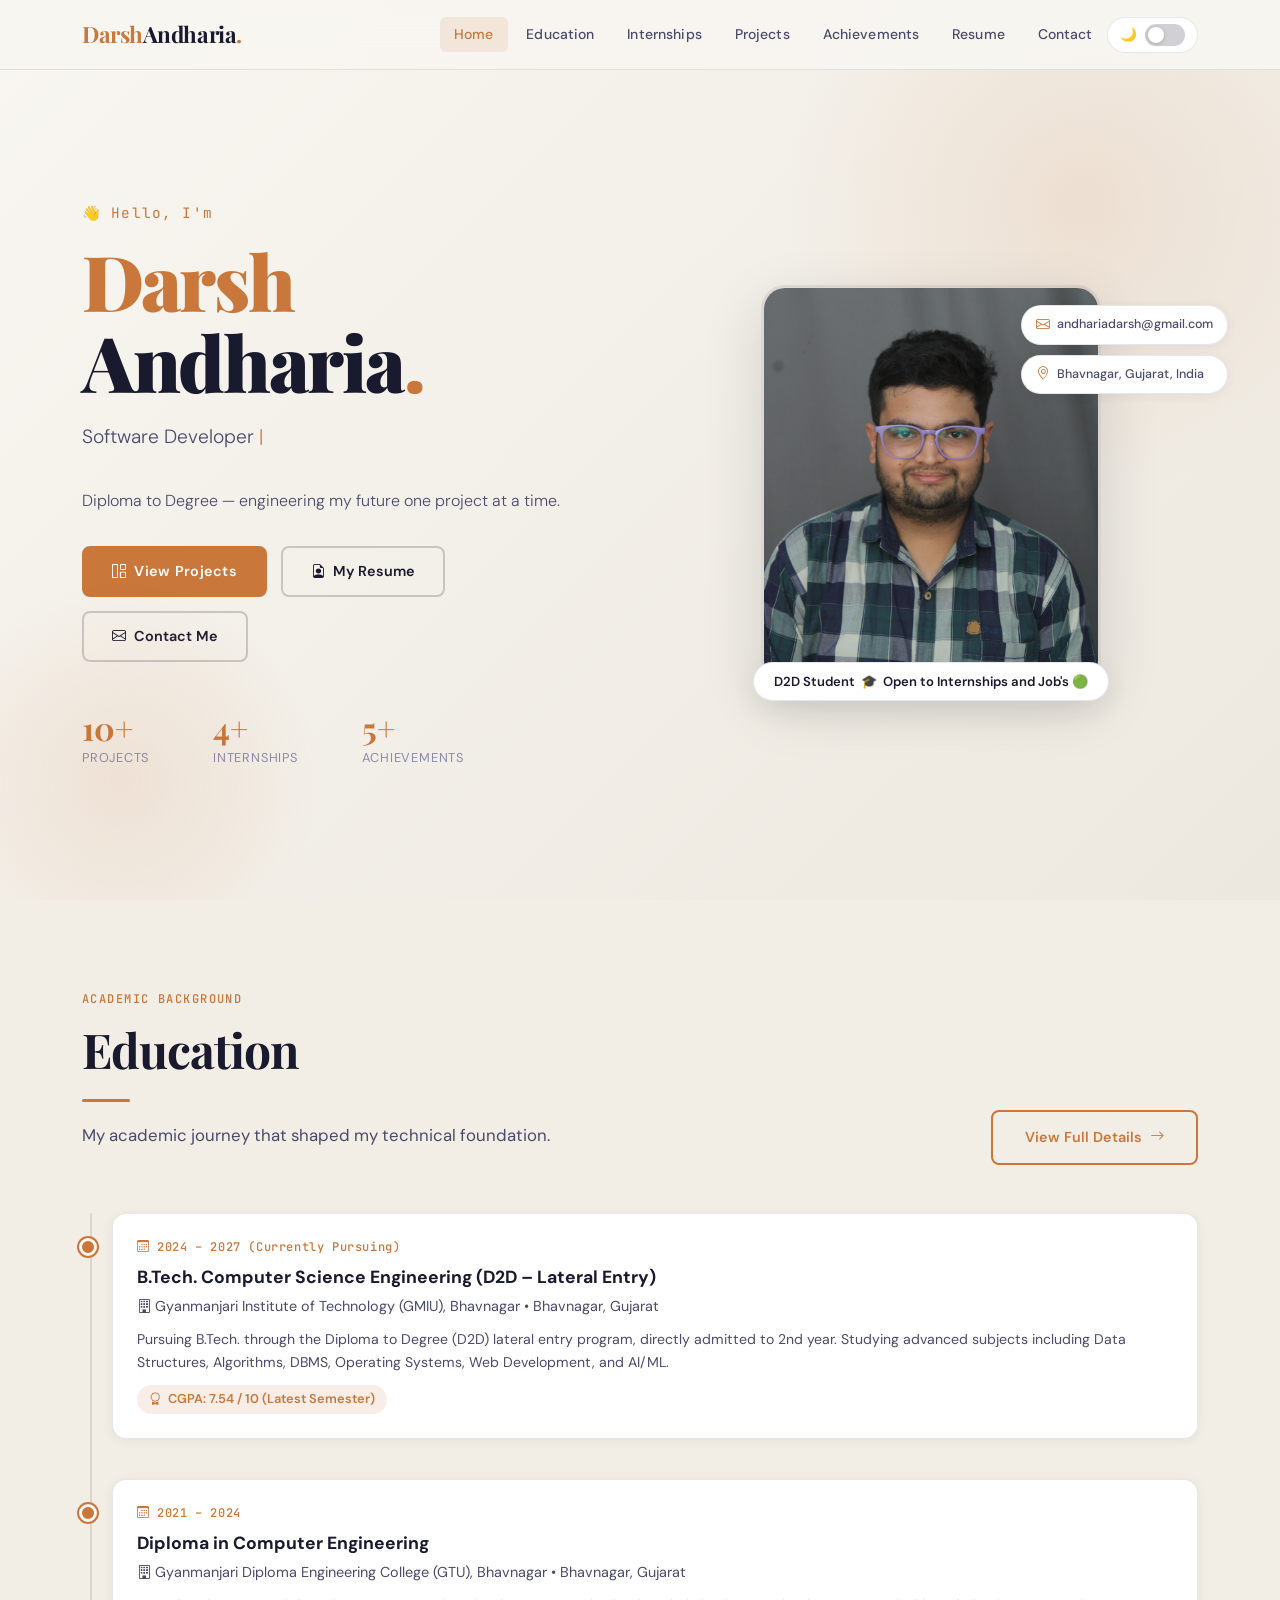
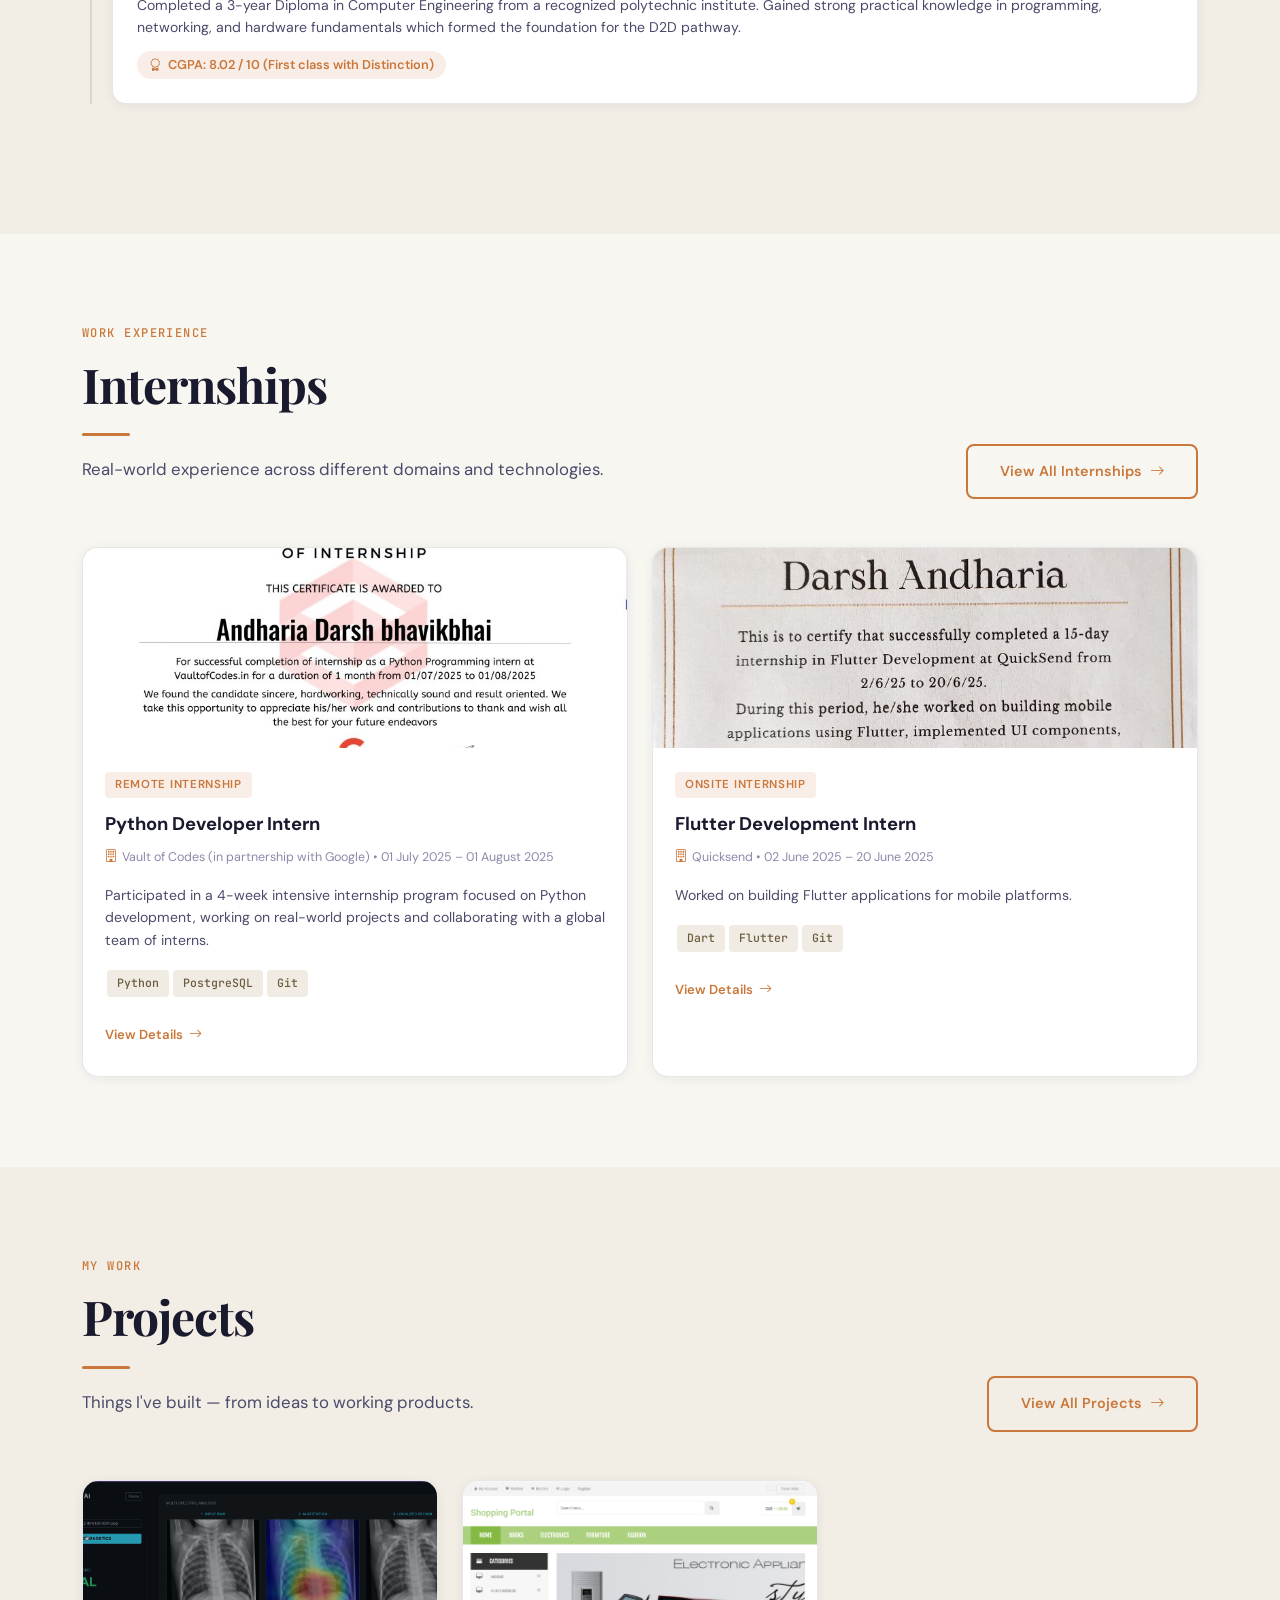
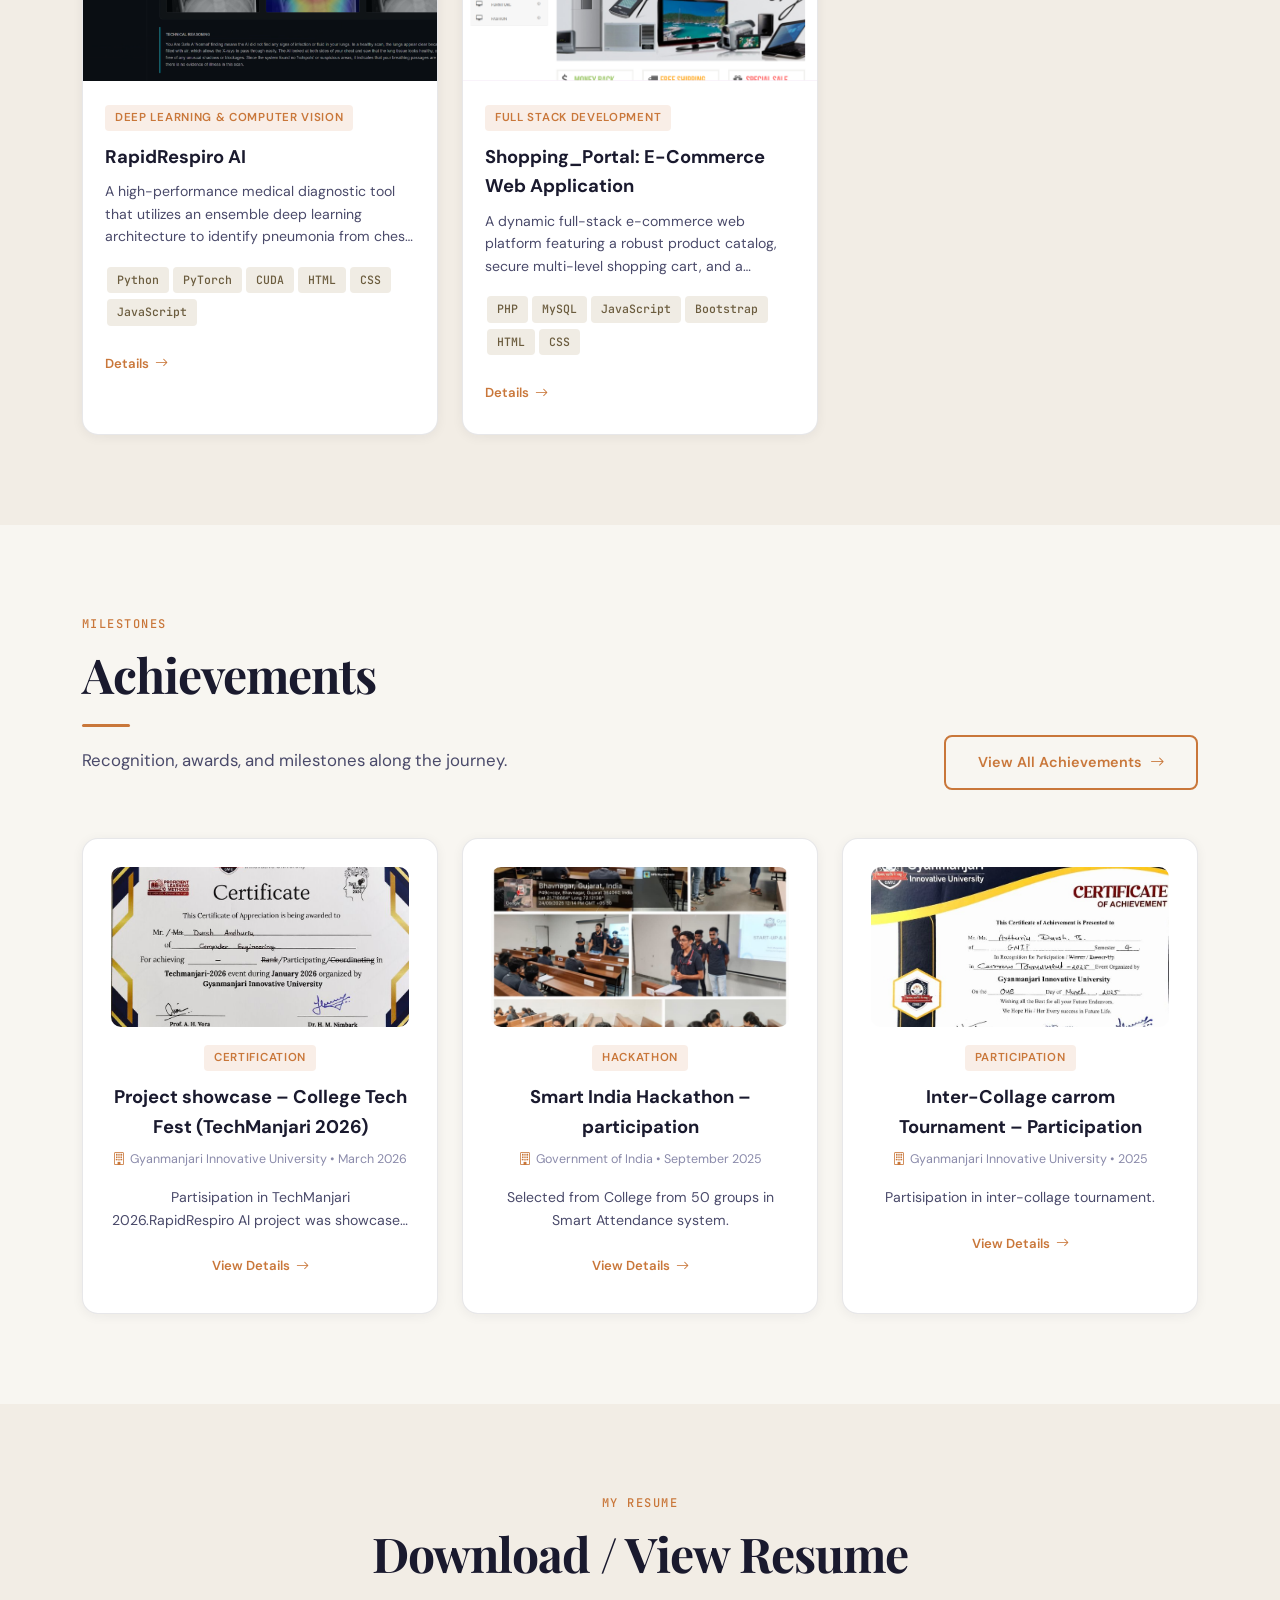
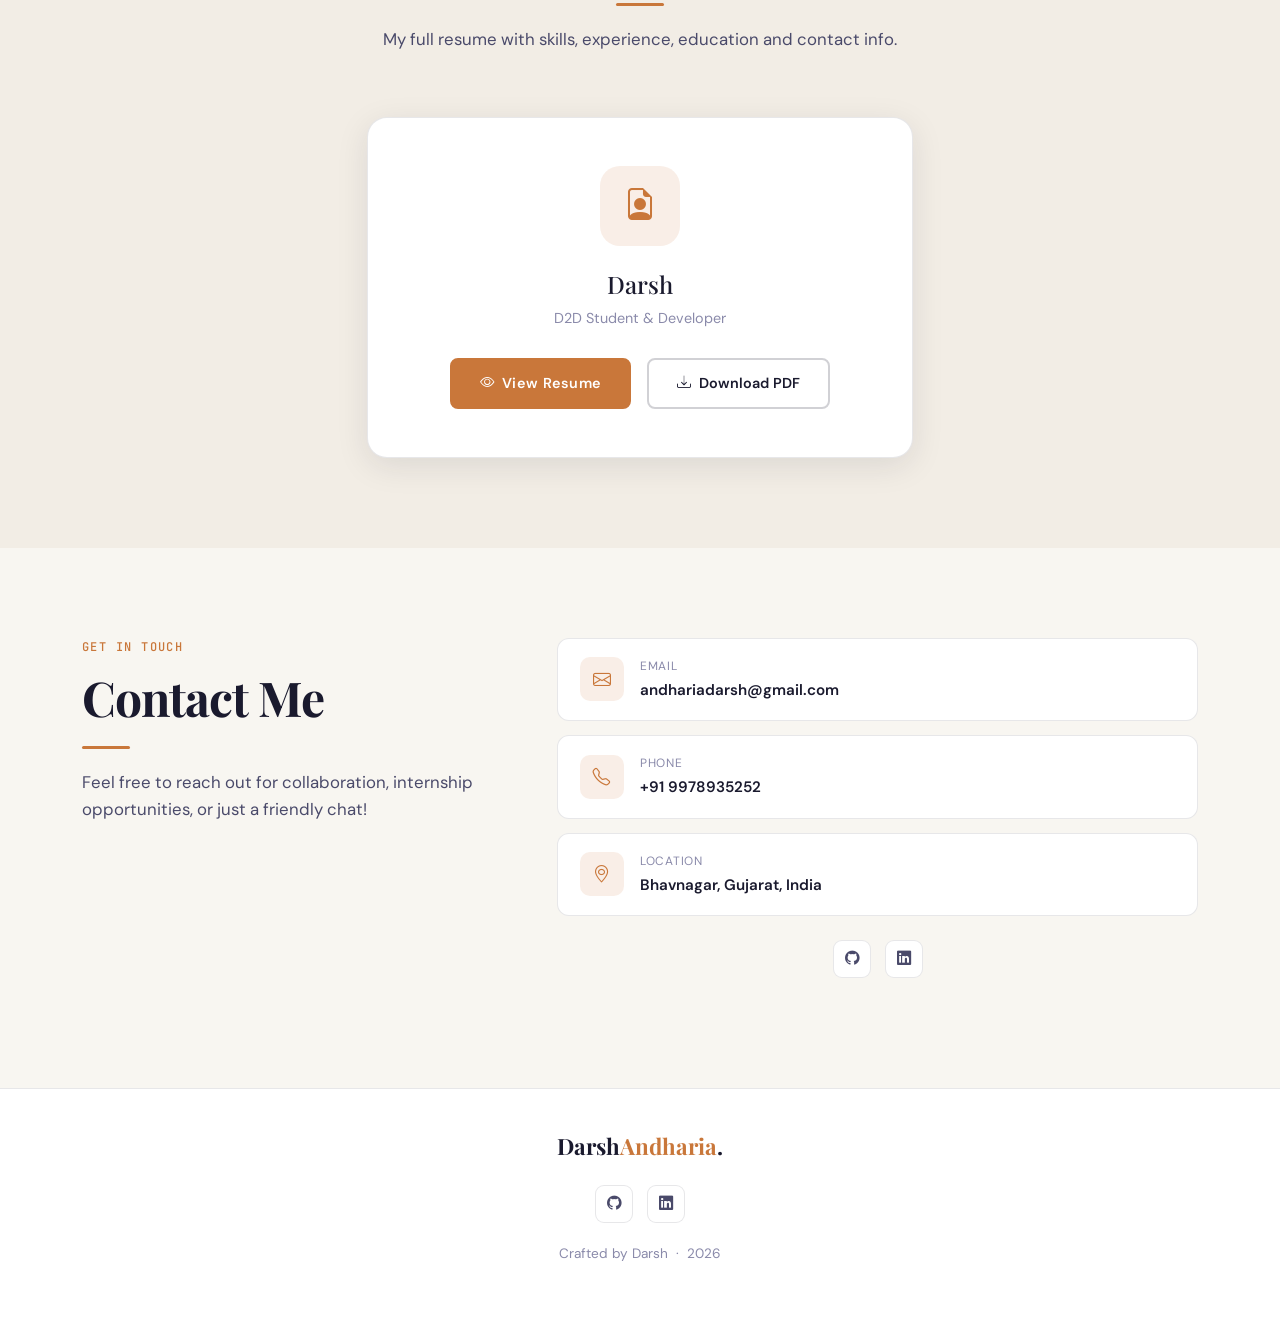
<file: index.html>
<!DOCTYPE html>
<html lang="en" data-theme="light">
<head>
  <meta charset="UTF-8" />
  <meta name="viewport" content="width=device-width, initial-scale=1.0" />
  <meta name="description" content="Portfolio – Education, Internships, Projects & Achievements" />
  <title>Darsh's Portfolio</title>

  <link rel="stylesheet" href="https://cdn.jsdelivr.net/npm/bootstrap@5.3.3/dist/css/bootstrap.min.css" />
  <link rel="stylesheet" href="https://cdn.jsdelivr.net/npm/bootstrap-icons@1.11.3/font/bootstrap-icons.min.css" />
  <link rel="stylesheet" href="css/style.css" />
</head>
<body>

<nav class="navbar navbar-expand-lg">
  <div class="container">
    <a class="navbar-brand" href="index.html">
      <span id="nav-fname">Darsh</span>Andharia<span>.</span>
    </a>

    <div class="d-flex align-items-center gap-3 order-lg-last">
      <div class="theme-toggle" id="themeToggle" title="Toggle theme">
        <span class="toggle-icon" id="toggleIcon">🌙</span>
        <div class="toggle-switch"></div>
      </div>
      <button class="navbar-toggler" type="button" data-bs-toggle="collapse" data-bs-target="#navbarNav">
        <span class="navbar-toggler-icon"></span>
      </button>
    </div>

    <div class="collapse navbar-collapse" id="navbarNav">
      <ul class="navbar-nav ms-auto gap-1 py-2 py-lg-0">
        <li class="nav-item">
          <a class="nav-link" href="#hero" data-section="hero">Home</a>
        </li>
        <li class="nav-item">
          <a class="nav-link" href="#education" data-section="education">Education</a>
        </li>
        <li class="nav-item">
          <a class="nav-link" href="#internships" data-section="internships">Internships</a>
        </li>
        <li class="nav-item">
          <a class="nav-link" href="#projects" data-section="projects">Projects</a>
        </li>
        <li class="nav-item">
          <a class="nav-link" href="#achievements" data-section="achievements">Achievements</a>
        </li>
        <li class="nav-item">
          <a class="nav-link" href="#resume" data-section="resume">Resume</a>
        </li>
        <li class="nav-item">
          <a class="nav-link" href="#contact" data-section="contact">Contact</a>
        </li>
      </ul>
    </div>
  </div>
</nav>

<section id="hero" class="page-offset">
  <div class="container">
    <div class="row align-items-center g-5">
      <div class="col-lg-6 order-2 order-lg-1">
        <p class="hero-greeting animate-fade-in">👋 Hello, I'm</p>
        <h1 class="hero-name animate-fade-in delay-1">
          <span id="hero-firstname">Darsh</span><br />Andharia<span>.</span>
        </h1>
        <p class="hero-tagline animate-fade-in delay-2">
          <span id="typed-role" data-roles="Software Developer,Problem Solver,Tech Enthusiast"></span>
          <span class="typed-cursor">|</span>
        </p>
        <p class="hero-tagline animate-fade-in delay-2" id="hero-tagline" style="font-size:1rem; margin-bottom: 32px;"></p>

        <div class="hero-cta-group animate-fade-in delay-3">
          <a href="#projects" class="btn-primary-custom">
            <i class="bi bi-grid-1x2"></i> View Projects
          </a>
          <a href="resume/resume.pdf" target="_blank" class="btn-outline-custom">
            <i class="bi bi-file-earmark-person"></i> My Resume
          </a>
          <a href="#contact" class="btn-outline-custom">
            <i class="bi bi-envelope"></i> Contact Me
          </a>
        </div>

        <div class="hero-stats animate-fade-in delay-4" id="hero-stats">
          </div>
      </div>

      <div class="col-lg-6 order-1 order-lg-2">
        <div class="hero-image-wrapper">
          <div class="hero-image-frame" id="hero-img-frame">
            </div>
          <div class="hero-image-badge">
            D2D Student &nbsp;<span>🎓</span>&nbsp; Open to Internships and Job's <span>🟢</span>
          </div>
          <div class="hero-contact-pills" id="hero-pills">
            </div>
        </div>
      </div>
    </div>
  </div>
</section>

<section id="education" class="section section-alt">
  <div class="container">
    <div class="row mb-5">
      <div class="col-lg-7">
        <span class="section-label">Academic Background</span>
        <h2 class="section-title">Education</h2>
        <div class="section-divider"></div>
        <p class="section-subtitle">My academic journey that shaped my technical foundation.</p>
      </div>
      <div class="col-lg-5 d-flex align-items-end justify-content-lg-end mt-3 mt-lg-0">
        <a href="pages/education.html" class="btn-view-all">
          View Full Details <i class="bi bi-arrow-right"></i>
        </a>
      </div>
    </div>
    <div class="timeline reveal" id="education-timeline">
      </div>
  </div>
</section>

<section id="internships" class="section">
  <div class="container">
    <div class="row mb-5">
      <div class="col-lg-7">
        <span class="section-label">Work Experience</span>
        <h2 class="section-title">Internships</h2>
        <div class="section-divider"></div>
        <p class="section-subtitle">Real-world experience across different domains and technologies.</p>
      </div>
      <div class="col-lg-5 d-flex align-items-end justify-content-lg-end mt-3 mt-lg-0">
        <a href="pages/internships.html" class="btn-view-all">
          View All Internships <i class="bi bi-arrow-right"></i>
        </a>
      </div>
    </div>
    <div class="row g-4" id="internships-grid">
      </div>
  </div>
</section>

<section id="projects" class="section section-alt">
  <div class="container">
    <div class="row mb-5">
      <div class="col-lg-7">
        <span class="section-label">My Work</span>
        <h2 class="section-title">Projects</h2>
        <div class="section-divider"></div>
        <p class="section-subtitle">Things I've built — from ideas to working products.</p>
      </div>
      <div class="col-lg-5 d-flex align-items-end justify-content-lg-end mt-3 mt-lg-0">
        <a href="pages/projects.html" class="btn-view-all">
          View All Projects <i class="bi bi-arrow-right"></i>
        </a>
      </div>
    </div>
    <div class="row g-4" id="projects-grid">
      </div>
  </div>
</section>

<section id="achievements" class="section">
  <div class="container">
    <div class="row mb-5">
      <div class="col-lg-7">
        <span class="section-label">Milestones</span>
        <h2 class="section-title">Achievements</h2>
        <div class="section-divider"></div>
        <p class="section-subtitle">Recognition, awards, and milestones along the journey.</p>
      </div>
      <div class="col-lg-5 d-flex align-items-end justify-content-lg-end mt-3 mt-lg-0">
        <a href="pages/achievements.html" class="btn-view-all">
          View All Achievements <i class="bi bi-arrow-right"></i>
        </a>
      </div>
    </div>
    <div class="row g-4" id="achievements-grid">
      </div>
  </div>
</section>

<section id="resume" class="section section-alt">
  <div class="container">
    <div class="row justify-content-center">
      <div class="col-lg-7 text-center mb-5">
        <span class="section-label">My Resume</span>
        <h2 class="section-title">Download / View Resume</h2>
        <div class="section-divider mx-auto"></div>
        <p class="section-subtitle mx-auto">My full resume with skills, experience, education and contact info.</p>
      </div>
    </div>
    <div class="row justify-content-center">
      <div class="col-lg-6">
        <div class="resume-card reveal">
          <div class="resume-icon"><i class="bi bi-file-earmark-person"></i></div>
          <h3 style="font-family:'Playfair Display',serif;font-size:1.5rem;margin-bottom:8px;" id="resume-name">Darsh Andharia</h3>
          <p style="color:var(--text-muted);font-size:0.9rem;margin-bottom:28px;" id="resume-role">D2D Student & Developer</p>
          <div class="d-flex flex-wrap justify-content-center gap-3">
            <a href="resume/resume.pdf" target="_blank" class="btn-primary-custom">
              <i class="bi bi-eye"></i> View Resume
            </a>
            <a href="resume/resume.pdf" download class="btn-outline-custom">
              <i class="bi bi-download"></i> Download PDF
            </a>
          </div>
        </div>
      </div>
    </div>
  </div>
</section>

<section id="contact" class="section">
  <div class="container">
    <div class="row">
      <div class="col-lg-5 mb-5 mb-lg-0">
        <span class="section-label">Get In Touch</span>
        <h2 class="section-title">Contact Me</h2>
        <div class="section-divider"></div>
        <p class="section-subtitle">
          Feel free to reach out for collaboration, internship opportunities, or just a friendly chat!
        </p>
      </div>
      <div class="col-lg-7">
        <div id="contact-list">
          </div>
        <div class="footer-social mt-4" id="social-links">
          </div>
      </div>
    </div>
  </div>
</section>

<footer>
  <div class="container">
    <div class="footer-brand" id="footer-brand">Darsh<span>Andharia</span>.</div>
    <div class="footer-social" id="footer-social"></div>
    <p class="footer-text">
      Crafted by Darsh &nbsp;·&nbsp; <span id="current-year"></span>
    </p>
  </div>
</footer>

<script src="https://cdn.jsdelivr.net/npm/bootstrap@5.3.3/dist/js/bootstrap.bundle.min.js"></script>
<script src="js/data.js"></script>
<script src="js/main.js"></script>
<script>
/* ---- Populate dynamic content from PORTFOLIO_DATA ---- */
document.addEventListener('DOMContentLoaded', () => {
  const D = PORTFOLIO_DATA;
  if (!D) return;

  /* NAV brand */
  try {
    document.getElementById('nav-fname').textContent = D.personal.firstName;
    document.getElementById('hero-firstname').textContent = D.personal.firstName;
    document.getElementById('typed-role').setAttribute('data-roles', D.personal.typedRoles);
    document.getElementById('hero-tagline').textContent = D.personal.tagline;
  } catch(e) { console.error("Error loading brand strings:", e); }

  /* Hero stats */
  try {
    const statsHtml = `
      <div class="me-4">
        <div class="hero-stat-number">${D.personal.stats.projects}</div>
        <div class="hero-stat-label">Projects</div>
      </div>
      <div class="me-4">
        <div class="hero-stat-number">${D.personal.stats.internships}</div>
        <div class="hero-stat-label">Internships</div>
      </div>
      <div>
        <div class="hero-stat-number">${D.personal.stats.achievements}</div>
        <div class="hero-stat-label">Achievements</div>
      </div>`;
    document.getElementById('hero-stats').innerHTML = statsHtml;
  } catch(e) { console.error("Error loading stats counters:", e); }

  /* Hero image */
  try {
    const imgFrame = document.getElementById('hero-img-frame');
    imgFrame.innerHTML = D.personal.profileImage
      ? `<img src="${D.personal.profileImage}" alt="Profile Photo" />`
      : `<div class="hero-image-placeholder"><i class="bi bi-person-circle"></i><span>Upload profile photo</span></div>`;
  } catch(e) { console.error("Error setting up hero frame:", e); }

  /* Hero contact pills */
  try {
    document.getElementById('hero-pills').innerHTML = `
      <div class="contact-pill"><i class="bi bi-envelope"></i>${D.personal.email}</div>
      <div class="contact-pill"><i class="bi bi-geo-alt"></i>${D.personal.location}</div>`;
  } catch(e) { console.error("Error loading info badges:", e); }

  /* EDUCATION TIMELINE */
  try {
    const timeline = document.getElementById('education-timeline');
    timeline.innerHTML = '';
    D.education.slice(0,2).forEach(edu => {
      timeline.innerHTML += `
        <div class="timeline-item">
          <div class="timeline-dot"></div>
          <div class="timeline-year"><i class="bi bi-calendar3"></i> ${edu.year}</div>
          <div class="timeline-degree">${edu.degree}</div>
          <div class="timeline-school"><i class="bi bi-building"></i> ${edu.school} &bull; ${edu.location}</div>
          <p style="font-size:0.88rem;color:var(--text-secondary);margin-bottom:12px;">${edu.description}</p>
          <span class="timeline-grade"><i class="bi bi-award"></i> ${edu.grade}</span>
        </div>`;
    });
  } catch(e) { console.error("Error processing education row markup:", e); }

  /* INTERNSHIPS GRID */
  try {
    const intGrid = document.getElementById('internships-grid');
    intGrid.innerHTML = '';
    D.internships.slice(0,2).forEach(int => {
      const techTags = int.tech && int.tech.length > 0 
        ? int.tech.map(t => `<span class="tech-tag">${t}</span>`).join('') 
        : '';

      intGrid.innerHTML += `
        <div class="col-md-6 reveal visible">
          <div class="portfolio-card">
            <div class="card-img-wrapper">
              ${int.image
                ? `<img src="${int.image}" alt="${int.title}" />`
                : `<div class="card-img-placeholder"><i class="bi bi-building"></i><span>${int.company}</span></div>`}
            </div>
            <div class="card-body-custom">
              <span class="card-tag">${int.type}</span>
              <div class="card-title-custom">${int.title}</div>
              <div class="card-meta"><i class="bi bi-building"></i>${int.company} &bull; ${int.duration}</div>
              <p class="card-text-custom">${int.description}</p>
              <div class="mb-3">${techTags}</div>
              <a href="pages/internships.html#${int.id}" class="btn-card">View Details <i class="bi bi-arrow-right"></i></a>
            </div>
          </div>
        </div>`;
    });
  } catch(e) { console.error("Error loading internship overview items:", e); }

  /* PROJECTS GRID */
  try {
    const projGrid = document.getElementById('projects-grid');
    projGrid.innerHTML = '';
    D.projects.filter(p=>p.featured).slice(0,3).forEach(proj => {
      const techTags = proj.tech && proj.tech.length > 0 
        ? proj.tech.map(t => `<span class="tech-tag">${t}</span>`).join('') 
        : '';

      projGrid.innerHTML += `
        <div class="col-md-6 col-lg-4 reveal visible">
          <div class="portfolio-card">
            <div class="card-img-wrapper">
              ${proj.image
                ? `<img src="${proj.image}" alt="${proj.title}" />`
                : `<div class="card-img-placeholder"><i class="bi bi-code-slash"></i><span>${proj.category}</span></div>`}
            </div>
            <div class="card-body-custom">
              <span class="card-tag">${proj.category}</span>
              <div class="card-title-custom">${proj.title}</div>
              <p class="card-text-custom">${proj.description}</p>
              <div class="mb-3">${techTags}</div>
              <div class="d-flex gap-3 flex-wrap">
                ${proj.github ? `<a href="${proj.github}" target="_blank" class="btn-card"><i class="bi bi-github"></i> GitHub</a>` : ''}
                ${proj.live ? `<a href="${proj.live}" target="_blank" class="btn-card"><i class="bi bi-box-arrow-up-right"></i> Live</a>` : ''}
                <a href="pages/projects.html#${proj.id}" class="btn-card">Details <i class="bi bi-arrow-right"></i></a>
              </div>
            </div>
          </div>
        </div>`;
    });
  } catch(e) { console.error("Error rendering project grid layout:", e); }

  /* ACHIEVEMENTS GRID */
  try {
    const achGrid = document.getElementById('achievements-grid');
    achGrid.innerHTML = '';
    D.achievements.slice(0,3).forEach(ach => {
      achGrid.innerHTML += `
        <div class="col-md-6 col-lg-4 reveal visible">
          <div class="achievement-card">
            ${ach.image
              ? `<div class="achievement-img-wrapper"><img src="${ach.image}" alt="${ach.title}" /></div>`
              : `<div class="achievement-icon">${ach.icon}</div>`}
            <span class="card-tag">${ach.category}</span>
            <div class="card-title-custom" style="text-align:center;">${ach.title}</div>
            <div class="card-meta" style="justify-content:center;"><i class="bi bi-building"></i>${ach.issuer} &bull; ${ach.date}</div>
            <p class="card-text-custom" style="-webkit-line-clamp:2;">${ach.description}</p>
            <a href="pages/achievements.html#${ach.id}" class="btn-card" style="justify-content:center;">View Details <i class="bi bi-arrow-right"></i></a>
          </div>
        </div>`;
    });
  } catch(e) { console.error("Error processing honors components:", e); }

  /* RESUME */
  try {
    document.getElementById('resume-name').textContent = D.personal.name;
    document.getElementById('resume-role').textContent = D.personal.role;
  } catch(e) { console.error("Error parsing resume labels:", e); }

  /* CONTACT */
  try {
    document.getElementById('contact-list').innerHTML = `
      <a href="mailto:${D.personal.email}" class="contact-item">
        <div class="contact-icon"><i class="bi bi-envelope"></i></div>
        <div><div class="contact-label">Email</div><div class="contact-value">${D.personal.email}</div></div>
      </a>
      <a href="tel:${D.personal.phone}" class="contact-item">
        <div class="contact-icon"><i class="bi bi-telephone"></i></div>
        <div><div class="contact-label">Phone</div><div class="contact-value">${D.personal.phone}</div></div>
      </a>
      <div class="contact-item" style="cursor:default;">
        <div class="contact-icon"><i class="bi bi-geo-alt"></i></div>
        <div><div class="contact-label">Location</div><div class="contact-value">${D.personal.location}</div></div>
      </div>`;

    const socialHtml = `
      <a href="${D.personal.github}" target="_blank" class="social-btn"><i class="bi bi-github"></i></a>
      <a href="${D.personal.linkedin}" target="_blank" class="social-btn"><i class="bi bi-linkedin"></i></a>`;

    document.getElementById('social-links').innerHTML = socialHtml;
    document.getElementById('footer-social').innerHTML = socialHtml;
    document.getElementById('footer-brand').innerHTML = `${D.personal.firstName}<span>${D.personal.lastName}</span>.`;
  } catch(e) { console.error("Error initializing footer links:", e); }
});
</script>

<style>
.typed-cursor{animation:blink 1s step-start infinite;color:var(--accent);}
@keyframes blink{50%{opacity:0;}}
</style>

</body>
</html>
</file>
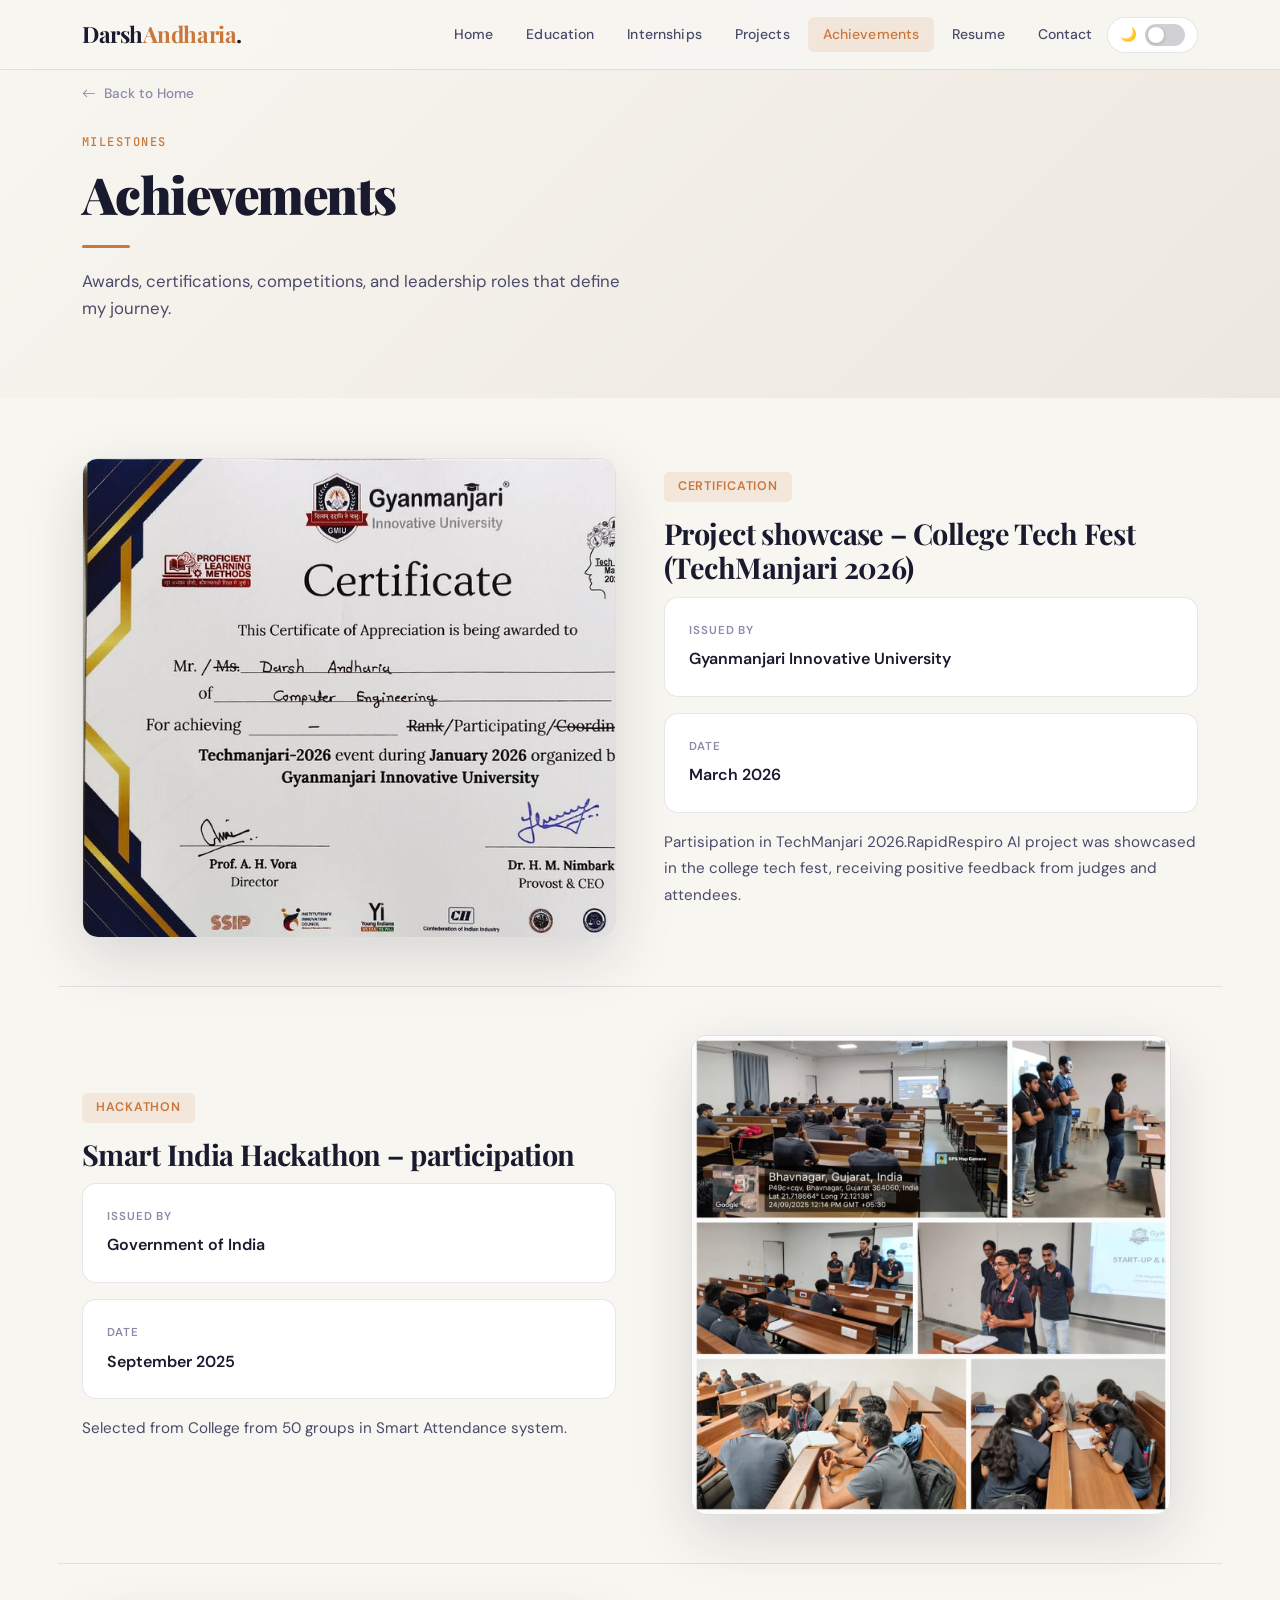
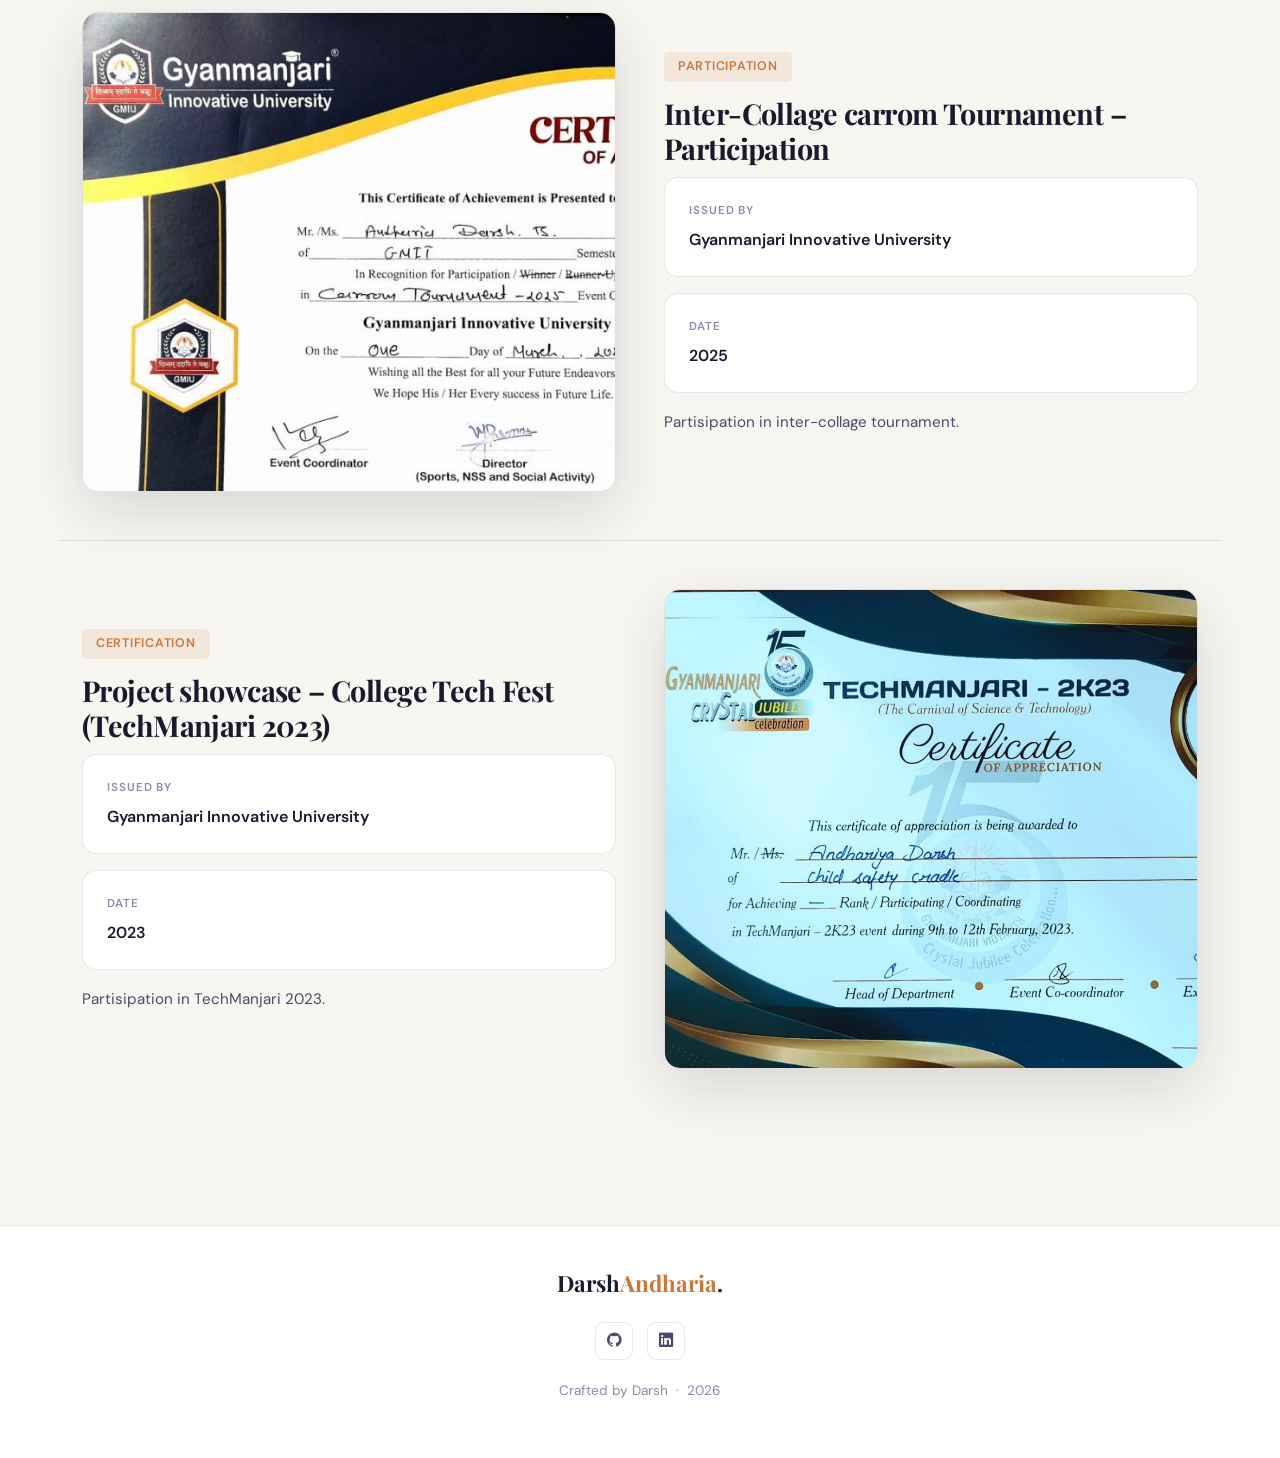
<file: pages/achievements.html>
<!DOCTYPE html>
<html lang="en" data-theme="light">
<head>
  <meta charset="UTF-8" />
  <meta name="viewport" content="width=device-width, initial-scale=1.0" />
  <title>Achievements | Darsh</title>
  <link rel="stylesheet" href="https://cdn.jsdelivr.net/npm/bootstrap@5.3.3/dist/css/bootstrap.min.css" />
  <link rel="stylesheet" href="https://cdn.jsdelivr.net/npm/bootstrap-icons@1.11.3/font/bootstrap-icons.min.css" />
  <link rel="stylesheet" href="../css/style.css" />
</head>
<body>

<nav class="navbar navbar-expand-lg">
  <div class="container">
    <a class="navbar-brand" href="../index.html" id="nav-brand">Darsh<span>Andharia</span>.</a>
    <div class="d-flex align-items-center gap-3 order-lg-last">
      <div class="theme-toggle" id="themeToggle"><span class="toggle-icon" id="toggleIcon">🌙</span><div class="toggle-switch"></div></div>
      <button class="navbar-toggler" type="button" data-bs-toggle="collapse" data-bs-target="#navbarNav"><span class="navbar-toggler-icon"></span></button>
    </div>
    <div class="collapse navbar-collapse" id="navbarNav">
      <ul class="navbar-nav ms-auto gap-1 py-2 py-lg-0">
        <li class="nav-item"><a class="nav-link" href="../index.html#hero">Home</a></li>
        <li class="nav-item"><a class="nav-link" href="../index.html#education">Education</a></li>
        <li class="nav-item"><a class="nav-link" href="../index.html#internships">Internships</a></li>
        <li class="nav-item"><a class="nav-link" href="../index.html#projects">Projects</a></li>
        <li class="nav-item"><a class="nav-link active-section" href="../index.html#achievements">Achievements</a></li>
        <li class="nav-item"><a class="nav-link" href="../index.html#resume">Resume</a></li>
        <li class="nav-item"><a class="nav-link" href="../index.html#contact">Contact</a></li>
      </ul>
    </div>
  </div>
</nav>

<div class="detail-hero page-offset">
  <div class="container">
    <a href="../index.html#achievements" class="back-link"><i class="bi bi-arrow-left"></i> Back to Home</a>
    <span class="section-label">Milestones</span>
    <h1 class="detail-title">Achievements</h1>
    <div class="section-divider"></div>
    <p class="section-subtitle" style="max-width:560px;">Awards, certifications, competitions, and leadership roles that define my journey.</p>
  </div>
</div>

<div class="detail-content">
  <div class="container" id="achievements-detail-list"></div>
</div>

<footer>
  <div class="container">
    <div class="footer-brand" id="footer-brand">Darsh<span>Andharia</span>.</div>
    <div class="footer-social" id="footer-social"></div>
    <p class="footer-text">Crafted by Darsh &nbsp;·&nbsp; <span id="current-year"></span></p>
  </div>
</footer>

<script src="https://cdn.jsdelivr.net/npm/bootstrap@5.3.3/dist/js/bootstrap.bundle.min.js"></script>
<script src="../js/data.js"></script>
<script src="../js/main.js"></script>
<script>
document.addEventListener('DOMContentLoaded', () => {
  let D;
  try {
    D = PORTFOLIO_DATA;
  } catch (e) {
    console.error("Global portfolio contexts not loaded directly:", e);
  }

  if (!D) {
    console.error("Could not find PORTFOLIO_DATA. Check path configuration to your data.js file.");
    document.getElementById('achievements-detail-list').innerHTML = `
      <div class="text-center py-5">
        <i class="bi bi-exclamation-octagon text-danger" style="font-size: 3rem;"></i>
        <p class="mt-3 text-secondary">Unable to load achievement entries. Please verify data script assets.</p>
      </div>`;
    return;
  }

  document.getElementById('nav-brand').innerHTML = `${D.personal.firstName}<span>${D.personal.lastName}</span>.`;
  document.getElementById('footer-brand').innerHTML = `${D.personal.firstName}<span>${D.personal.lastName}</span>.`;

  const container = document.getElementById('achievements-detail-list');
  container.innerHTML = '';

  D.achievements.forEach((ach, i) => {
    const isEven = i % 2 === 0;
    container.innerHTML += `
      <div id="${ach.id}" class="row g-5 mb-5 pb-5 align-items-center ${i < D.achievements.length - 1 ? 'border-bottom' : ''}" style="border-color:var(--border)!important;">
        <div class="col-lg-6 ${isEven ? 'order-1' : 'order-lg-2'} reveal visible">
          ${ach.image
            ? `<div class="detail-image-main" style="
                  height: 480px; 
                  max-width: 100%; 
                  width: max-content;
                  margin: 0 auto; 
                  border-radius: 16px; 
                  overflow: hidden; 
                  border: 1px solid var(--border); 
                  box-shadow: var(--shadow-lg);
                  background: transparent;
                ">
                  <img src="../${ach.image}" alt="${ach.title}" style="height: 100%; width: auto; object-fit: contain; display: block;" />
                </div>`
            : `<div class="detail-image-main">
                <div class="detail-image-placeholder" style="height:250px;">
                  <span style="font-size:5rem;">${ach.icon}</span>
                  <p style="margin-top:12px;">Upload achievement photo / certificate</p>
                </div>
              </div>`}
        </div>
        <div class="col-lg-6 ${isEven ? 'order-2' : 'order-lg-1'} reveal visible">
          <span class="detail-badge">${ach.category}</span>
          <h2 style="font-family:'Playfair Display',serif;font-size:1.8rem;font-weight:700;margin-bottom:12px;letter-spacing:-0.02em;color:var(--text-primary);">${ach.title}</h2>
          <div class="info-box" style="margin-bottom:16px;">
            <div class="info-box-label">Issued By</div>
            <div class="info-box-value">${ach.issuer}</div>
          </div>
          <div class="info-box" style="margin-bottom:16px;">
            <div class="info-box-label">Date</div>
            <div class="info-box-value">${ach.date}</div>
          </div>
          <p style="color:var(--text-secondary);line-height:1.75;font-size:0.95rem;">${ach.description}</p>
        </div>
      </div>`;
  });

  const socialHtml = `
    <a href="${D.personal.github}" target="_blank" class="social-btn"><i class="bi bi-github"></i></a>
    <a href="${D.personal.linkedin}" target="_blank" class="social-btn"><i class="bi bi-linkedin"></i></a>`;
  document.getElementById('footer-social').innerHTML = socialHtml;
});
</script>
</body>
</html>
</file>
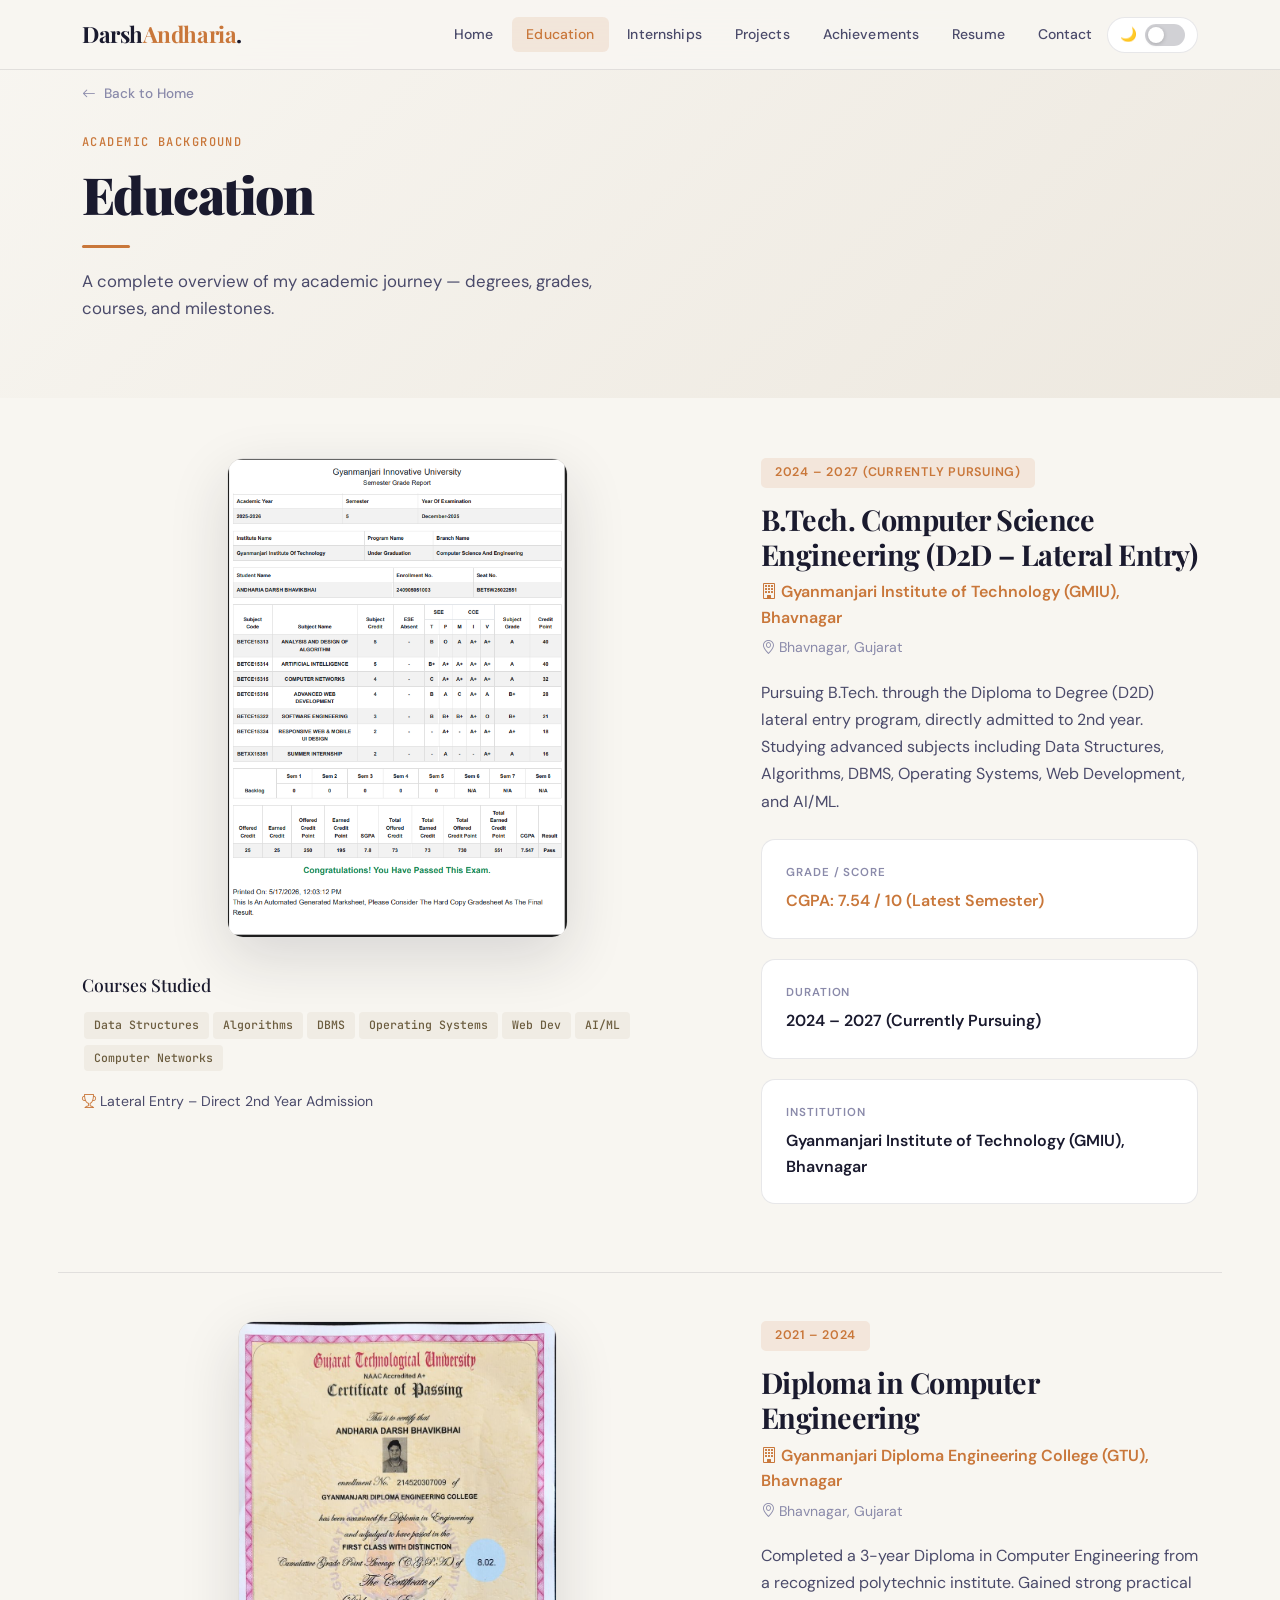
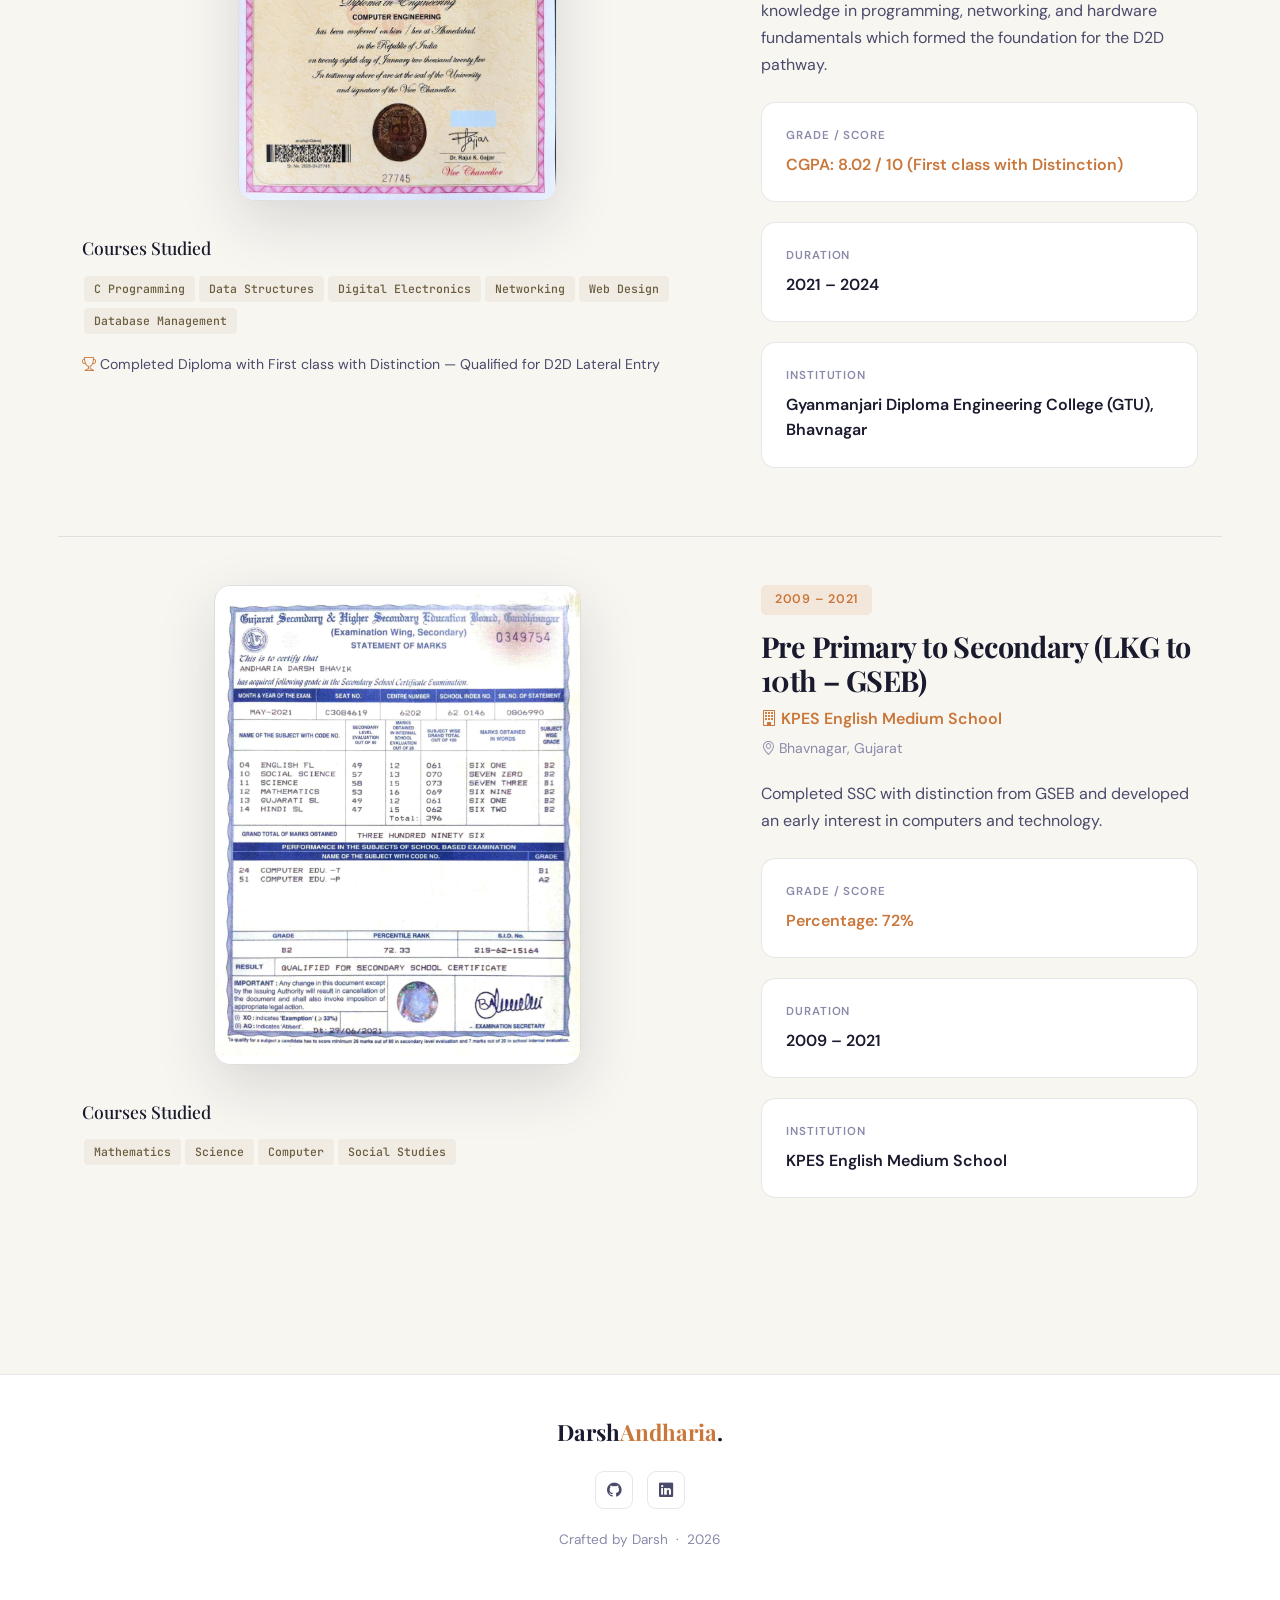
<file: pages/education.html>
<!DOCTYPE html>
<html lang="en" data-theme="light">
<head>
  <meta charset="UTF-8" />
  <meta name="viewport" content="width=device-width, initial-scale=1.0" />
  <title>Education | Darsh</title>
  <link rel="stylesheet" href="https://cdn.jsdelivr.net/npm/bootstrap@5.3.3/dist/css/bootstrap.min.css" />
  <link rel="stylesheet" href="https://cdn.jsdelivr.net/npm/bootstrap-icons@1.11.3/font/bootstrap-icons.min.css" />
  <link rel="stylesheet" href="../css/style.css" />
</head>
<body>

<nav class="navbar navbar-expand-lg">
  <div class="container">
    <a class="navbar-brand" href="../index.html" id="nav-brand">Darsh<span>Andharia</span>.</a>
    <div class="d-flex align-items-center gap-3 order-lg-last">
      <div class="theme-toggle" id="themeToggle"><span class="toggle-icon" id="toggleIcon">🌙</span><div class="toggle-switch"></div></div>
      <button class="navbar-toggler" type="button" data-bs-toggle="collapse" data-bs-target="#navbarNav"><span class="navbar-toggler-icon"></span></button>
    </div>
    <div class="collapse navbar-collapse" id="navbarNav">
      <ul class="navbar-nav ms-auto gap-1 py-2 py-lg-0">
        <li class="nav-item"><a class="nav-link" href="../index.html#hero">Home</a></li>
        <li class="nav-item"><a class="nav-link active-section" href="../index.html#education">Education</a></li>
        <li class="nav-item"><a class="nav-link" href="../index.html#internships">Internships</a></li>
        <li class="nav-item"><a class="nav-link" href="../index.html#projects">Projects</a></li>
        <li class="nav-item"><a class="nav-link" href="../index.html#achievements">Achievements</a></li>
        <li class="nav-item"><a class="nav-link" href="../index.html#resume">Resume</a></li>
        <li class="nav-item"><a class="nav-link" href="../index.html#contact">Contact</a></li>
      </ul>
    </div>
  </div>
</nav>

<div class="detail-hero page-offset">
  <div class="container">
    <a href="../index.html#education" class="back-link"><i class="bi bi-arrow-left"></i> Back to Home</a>
    <span class="section-label">Academic Background</span>
    <h1 class="detail-title">Education</h1>
    <div class="section-divider"></div>
    <p class="section-subtitle" style="max-width:560px;">A complete overview of my academic journey — degrees, grades, courses, and milestones.</p>
  </div>
</div>

<div class="detail-content">
  <div class="container">
    <div id="education-detail-list">
      </div>
  </div>
</div>

<footer>
  <div class="container">
    <div class="footer-brand" id="footer-brand">Darsh<span>Andharia</span>.</div>
    <div class="footer-social" id="footer-social"></div>
    <p class="footer-text">Crafted by Darsh &nbsp;·&nbsp; <span id="current-year"></span></p>
  </div>
</footer>

<script src="https://cdn.jsdelivr.net/npm/bootstrap@5.3.3/dist/js/bootstrap.bundle.min.js"></script>
<script src="../js/data.js"></script>
<script src="../js/main.js"></script>

<script>
document.addEventListener('DOMContentLoaded', () => {
  // Safe Fallback initialization check for global data
  let D;
  try {
    D = PORTFOLIO_DATA;
  } catch (e) {
    console.error("Global portfolio context not loaded directly:", e);
  }

  if (!D) {
    console.error("Could not find PORTFOLIO_DATA. Check path configuration to your data.js file.");
    document.getElementById('education-detail-list').innerHTML = `
      <div class="text-center py-5">
        <i class="bi bi-excounter-octagon text-danger" style="font-size: 3rem;"></i>
        <p class="mt-3 text-secondary">Unable to load application data. Please ensure script paths are correct.</p>
      </div>`;
    return;
  }

  // Set branding details dynamically
  document.getElementById('nav-brand').innerHTML = `${D.personal.firstName}<span>${D.personal.lastName}</span>.`;
  document.getElementById('footer-brand').innerHTML = `${D.personal.firstName}<span>${D.personal.lastName}</span>.`;

  const list = document.getElementById('education-detail-list');
  list.innerHTML = ''; // Clear original placeholder items if any

  D.education.forEach((edu, i) => {
    // Generate skill tag elements from the data file array cleanly
    const coursesHtml = edu.courses && edu.courses.length > 0 
      ? edu.courses.map(c => `<span class="tech-tag">${c}</span>`).join('') 
      : '';

    list.innerHTML += `
      <div id="${edu.id}" class="row g-5 mb-5 pb-5 ${i < D.education.length - 1 ? 'border-bottom' : ''}" style="border-color:var(--border)!important;">
        <div class="col-lg-7 reveal visible">
          ${edu.image
            ? `<div class="detail-image-main" style="
                height: 520px; 
                max-width: 100%; 
                width: max-content;
                margin: 0 auto 36px auto; 
                border-radius: 16px; 
                overflow: hidden; 
                border: 1px solid var(--border); 
                box-shadow: var(--shadow-lg);
                background: transparent;
              ">
                <img src="../${edu.image}" alt="${edu.degree}" style="
                  height: 100%; 
                  width: auto; 
                  object-fit: contain; 
                  display: block;
                " />
              </div>`
            : `<div class="detail-image-main"><div class="detail-image-placeholder"><i class="bi bi-mortarboard"></i><p>Upload academic result/photo</p></div></div>`}
          
          ${coursesHtml ? `<h4 style="font-family:'Playfair Display',serif;font-size:1.1rem;margin-bottom:14px;color:var(--text-primary);">Courses Studied</h4><div class="mb-3">${coursesHtml}</div>` : ''}
          
          ${edu.achievements ? `<p style="margin-top:16px;font-size:0.88rem;color:var(--text-secondary);"><i class="bi bi-trophy" style="color:var(--accent);"></i> ${edu.achievements}</p>` : ''}
        </div>
        <div class="col-lg-5 reveal visible">
          <span class="detail-badge">${edu.year}</span>
          <h2 style="font-family:'Playfair Display',serif;font-size:1.8rem;font-weight:700;margin-bottom:8px;letter-spacing:-0.02em;color:var(--text-primary);">${edu.degree}</h2>
          <p style="color:var(--accent);font-weight:600;margin-bottom:6px;"><i class="bi bi-building"></i> ${edu.school}</p>
          <p style="color:var(--text-muted);font-size:0.88rem;margin-bottom:20px;"><i class="bi bi-geo-alt"></i> ${edu.location}</p>
          <p style="color:var(--text-secondary);line-height:1.7;margin-bottom:24px;">${edu.description}</p>
          
          <div class="info-box">
            <div class="info-box-label">Grade / Score</div>
            <div class="info-box-value" style="color:var(--accent);">${edu.grade}</div>
          </div>
          <div class="info-box">
            <div class="info-box-label">Duration</div>
            <div class="info-box-value">${edu.year}</div>
          </div>
          <div class="info-box">
            <div class="info-box-label">Institution</div>
            <div class="info-box-value">${edu.school}</div>
          </div>
        </div>
      </div>`;
  });

  // Inject footer icons safely
  const socialHtml = `
    <a href="${D.personal.github}" target="_blank" class="social-btn"><i class="bi bi-github"></i></a>
    <a href="${D.personal.linkedin}" target="_blank" class="social-btn"><i class="bi bi-linkedin"></i></a>`;
  document.getElementById('footer-social').innerHTML = socialHtml;
});
</script>
</body>
</html>
</file>
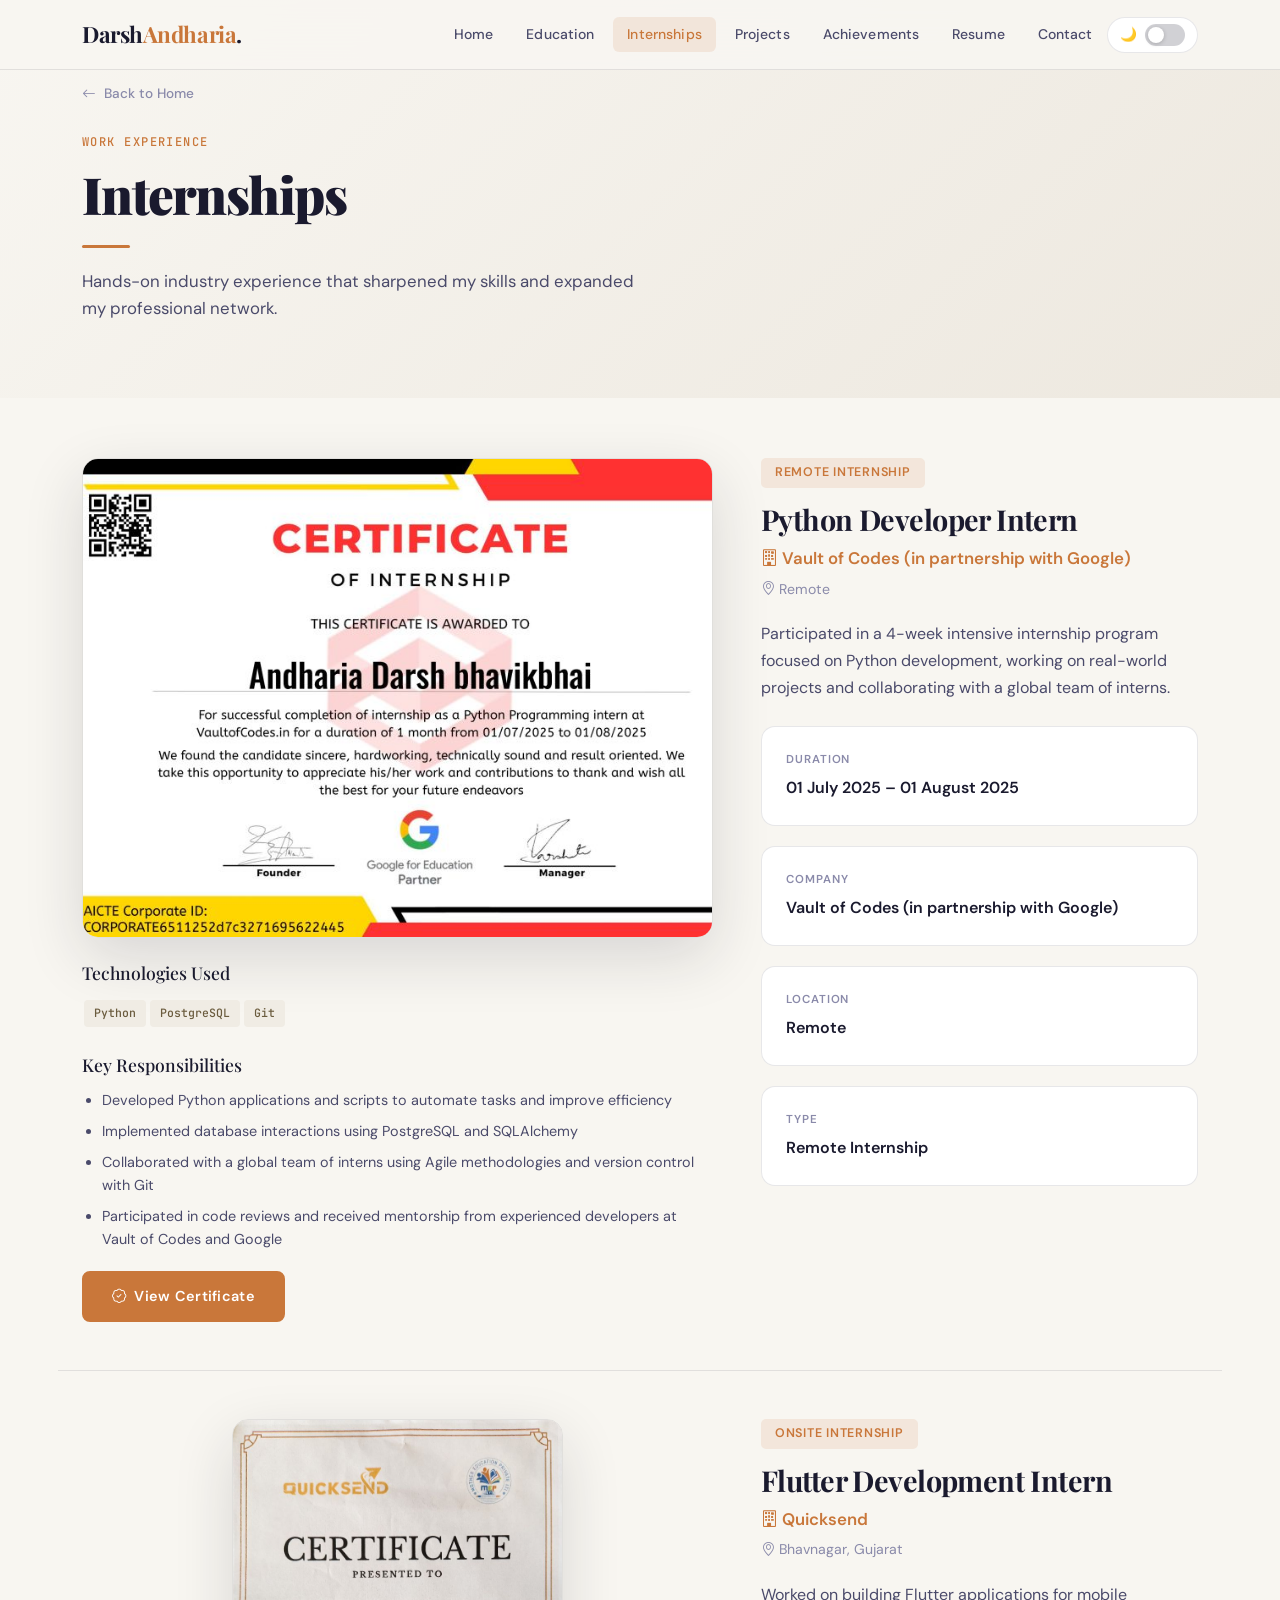
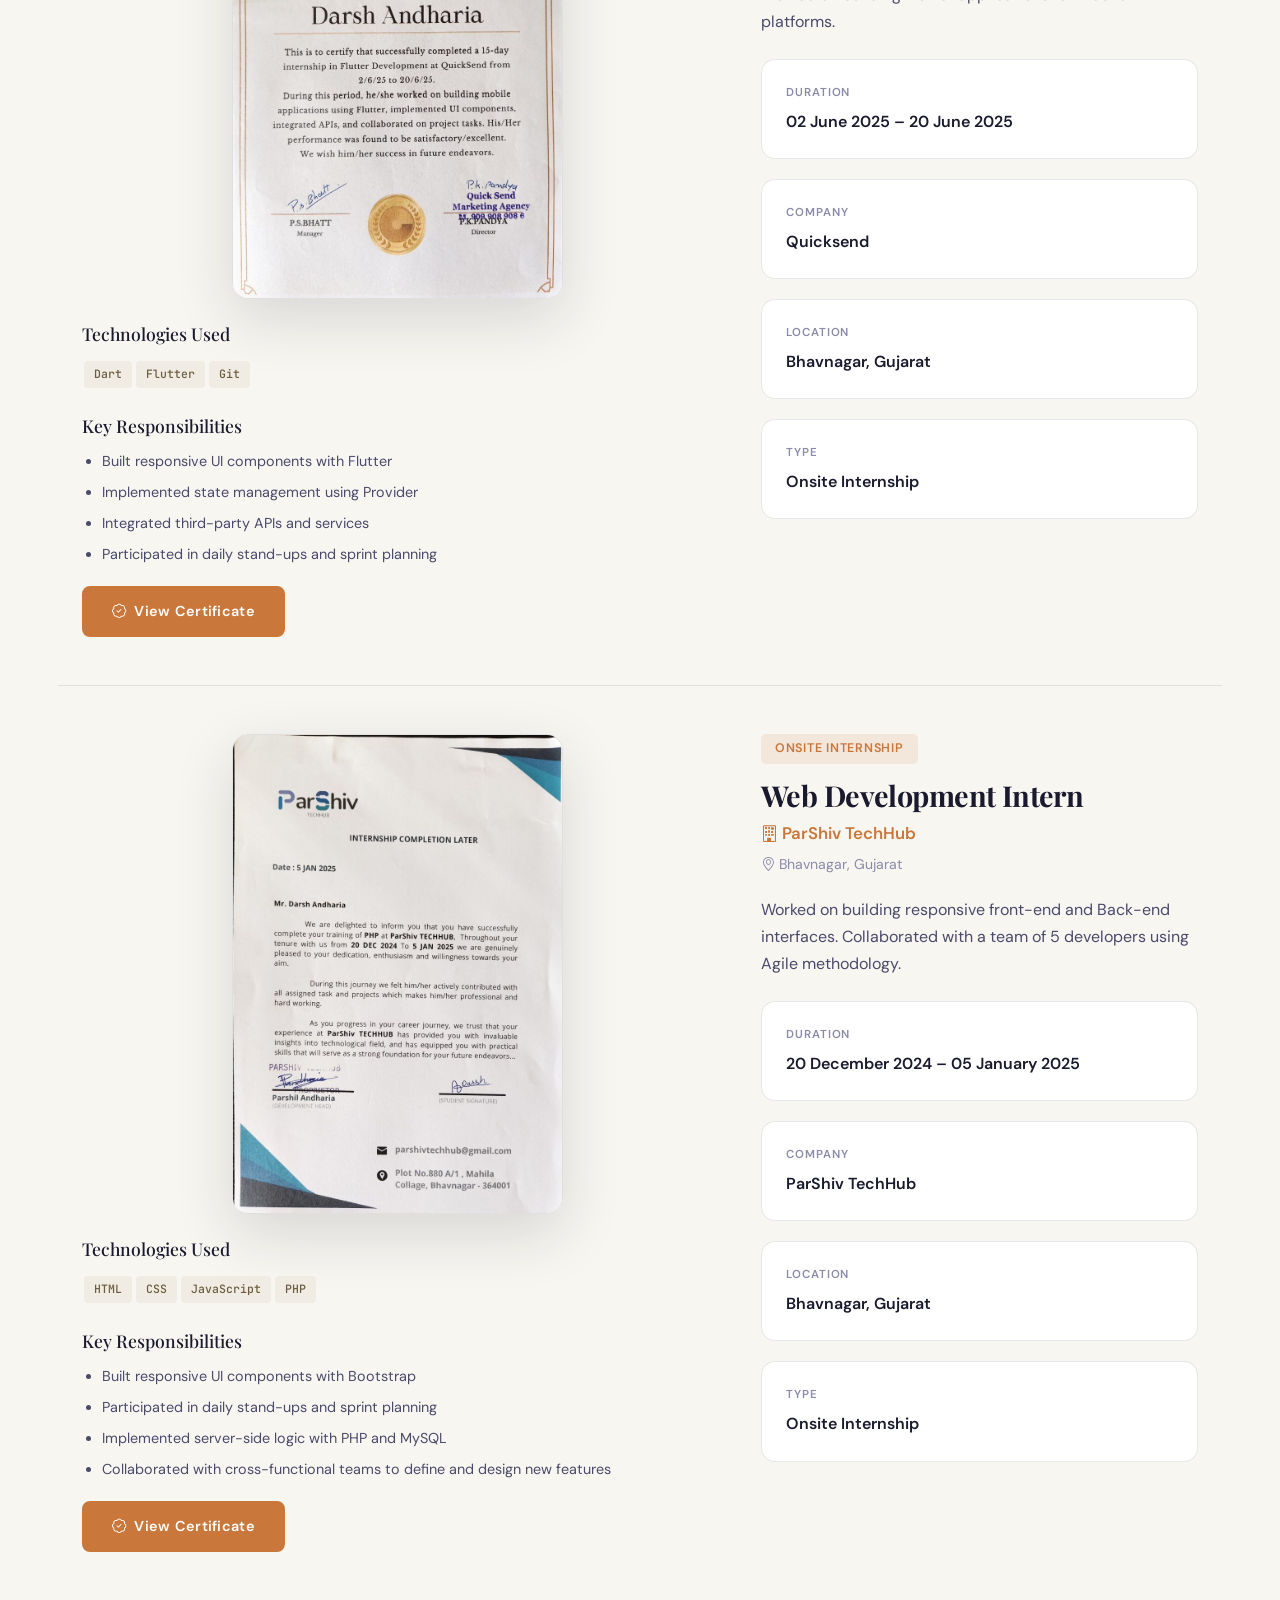
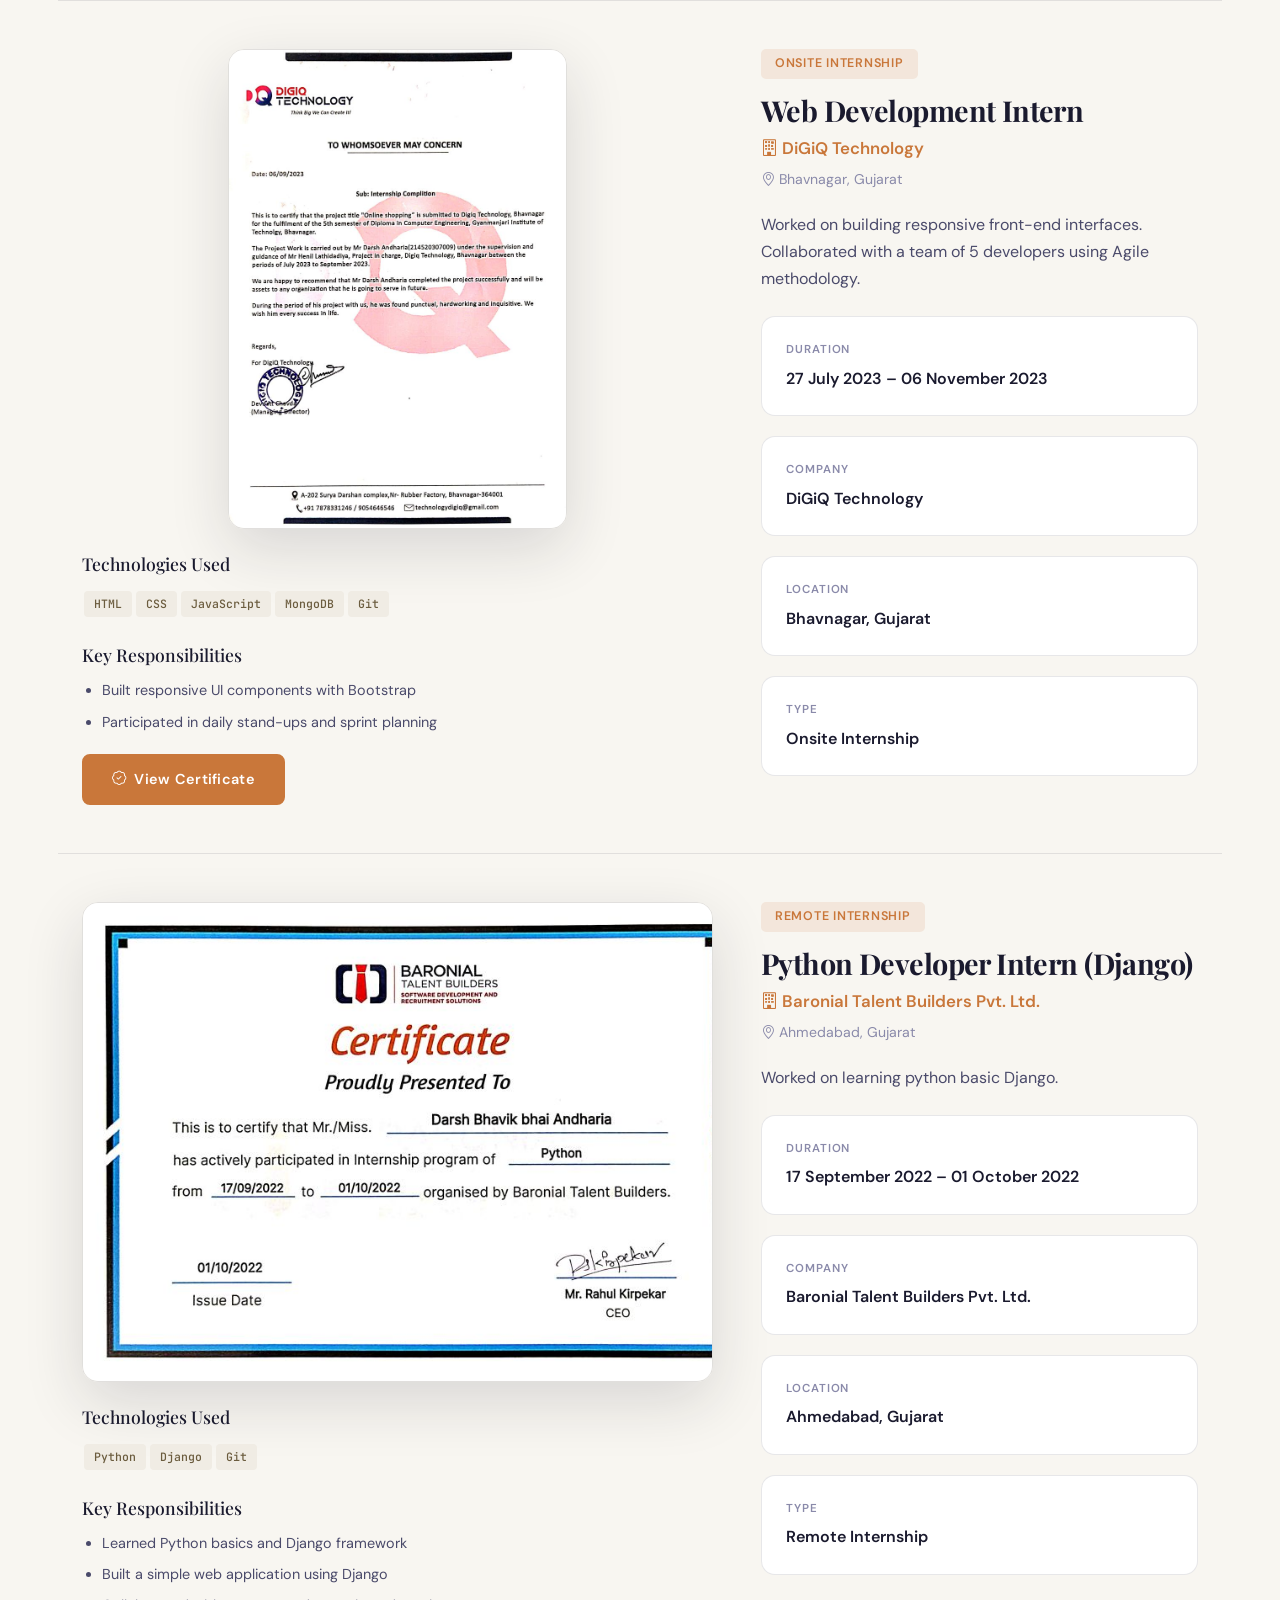
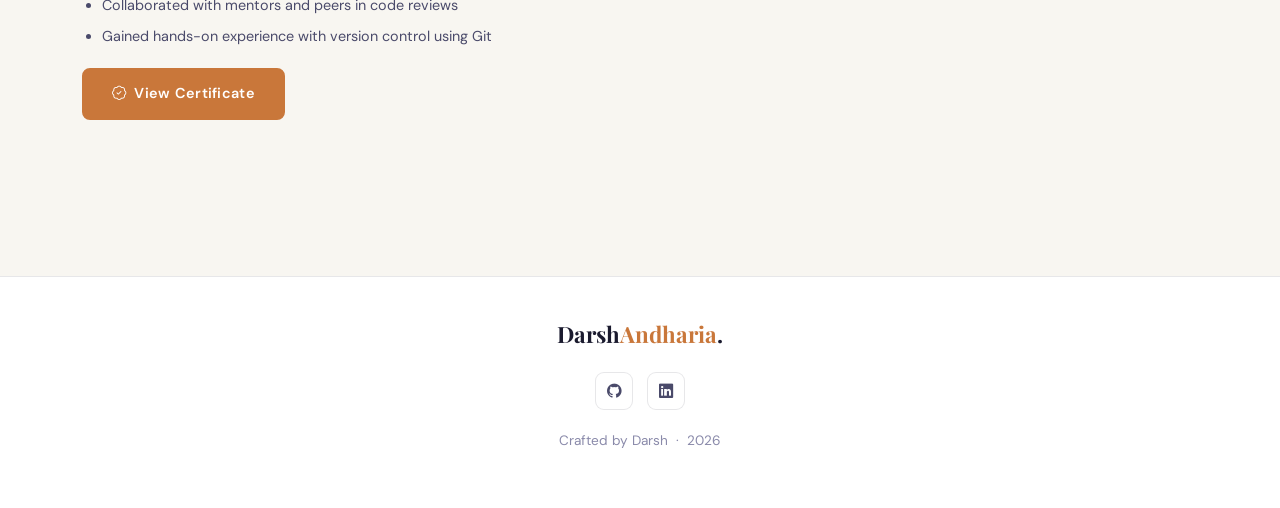
<file: pages/internships.html>
<!DOCTYPE html>
<html lang="en" data-theme="light">
<head>
  <meta charset="UTF-8" />
  <meta name="viewport" content="width=device-width, initial-scale=1.0" />
  <title>Internships | Darsh</title>
  <link rel="stylesheet" href="https://cdn.jsdelivr.net/npm/bootstrap@5.3.3/dist/css/bootstrap.min.css" />
  <link rel="stylesheet" href="https://cdn.jsdelivr.net/npm/bootstrap-icons@1.11.3/font/bootstrap-icons.min.css" />
  <link rel="stylesheet" href="../css/style.css" />
</head>
<body>

<nav class="navbar navbar-expand-lg">
  <div class="container">
    <a class="navbar-brand" href="../index.html" id="nav-brand">Darsh<span>Andharia</span>.</a>
    <div class="d-flex align-items-center gap-3 order-lg-last">
      <div class="theme-toggle" id="themeToggle"><span class="toggle-icon" id="toggleIcon">🌙</span><div class="toggle-switch"></div></div>
      <button class="navbar-toggler" type="button" data-bs-toggle="collapse" data-bs-target="#navbarNav"><span class="navbar-toggler-icon"></span></button>
    </div>
    <div class="collapse navbar-collapse" id="navbarNav">
      <ul class="navbar-nav ms-auto gap-1 py-2 py-lg-0">
        <li class="nav-item"><a class="nav-link" href="../index.html#hero">Home</a></li>
        <li class="nav-item"><a class="nav-link" href="../index.html#education">Education</a></li>
        <li class="nav-item"><a class="nav-link active-section" href="../index.html#internships">Internships</a></li>
        <li class="nav-item"><a class="nav-link" href="../index.html#projects">Projects</a></li>
        <li class="nav-item"><a class="nav-link" href="../index.html#achievements">Achievements</a></li>
        <li class="nav-item"><a class="nav-link" href="../index.html#resume">Resume</a></li>
        <li class="nav-item"><a class="nav-link" href="../index.html#contact">Contact</a></li>
      </ul>
    </div>
  </div>
</nav>

<div class="detail-hero page-offset">
  <div class="container">
    <a href="../index.html#internships" class="back-link"><i class="bi bi-arrow-left"></i> Back to Home</a>
    <span class="section-label">Work Experience</span>
    <h1 class="detail-title">Internships</h1>
    <div class="section-divider"></div>
    <p class="section-subtitle" style="max-width:560px;">Hands-on industry experience that sharpened my skills and expanded my professional network.</p>
  </div>
</div>

<div class="detail-content">
  <div class="container">
    <div id="internships-detail-list"></div>
  </div>
</div>

<footer>
  <div class="container">
    <div class="footer-brand" id="footer-brand">Darsh<span>Andharia</span>.</div>
    <div class="footer-social" id="footer-social"></div>
    <p class="footer-text">Crafted by Darsh &nbsp;·&nbsp; <span id="current-year"></span></p>
  </div>
</footer>

<script src="https://cdn.jsdelivr.net/npm/bootstrap@5.3.3/dist/js/bootstrap.bundle.min.js"></script>
<script src="../js/data.js"></script>
<script src="../js/main.js"></script>
<script>
document.addEventListener('DOMContentLoaded', () => {
  let D;
  try {
    D = PORTFOLIO_DATA;
  } catch (e) {
    console.error("Global portfolio contexts not loaded directly:", e);
  }

  if (!D) {
    console.error("Could not find PORTFOLIO_DATA. Check path configuration to your data.js file.");
    document.getElementById('internships-detail-list').innerHTML = `
      <div class="text-center py-5">
        <i class="bi bi-exclamation-octagon text-danger" style="font-size: 3rem;"></i>
        <p class="mt-3 text-secondary">Unable to load experience files. Please verify data script assets.</p>
      </div>`;
    return;
  }

  document.getElementById('nav-brand').innerHTML = `${D.personal.firstName}<span>${D.personal.lastName}</span>.`;
  document.getElementById('footer-brand').innerHTML = `${D.personal.firstName}<span>${D.personal.lastName}</span>.`;

  const list = document.getElementById('internships-detail-list');
  list.innerHTML = '';

  D.internships.forEach((int, i) => {
    const techTags = int.tech && int.tech.length > 0
      ? int.tech.map(t => `<span class="tech-tag">${t}</span>`).join('')
      : '';

    const respItems = int.responsibilities && int.responsibilities.length > 0
      ? int.responsibilities.map(r => `<li style="margin-bottom:8px;font-size:0.9rem;">${r}</li>`).join('')
      : '';

    list.innerHTML += `
      <div id="${int.id}" class="row g-5 mb-5 pb-5 ${i < D.internships.length - 1 ? 'border-bottom' : ''}" style="border-color:var(--border)!important;">
        <div class="col-lg-7 reveal visible">
          ${int.image
            ? `<div class="detail-image-main" style="
                  height: 520px; 
                  max-width: 100%; 
                  width: max-content;
                  margin: 0 auto 24px auto; 
                  border-radius: 16px; 
                  overflow: hidden; 
                  border: 1px solid var(--border); 
                  box-shadow: var(--shadow-lg);
                  background: transparent;
                ">
                  <img src="../${int.image}" alt="${int.title}" style="height: 100%; width: auto; object-fit: contain; display: block;" />
                </div>`
            : `<div class="detail-image-main"><div class="detail-image-placeholder"><i class="bi bi-building"></i><p>Upload internship photo / certificate image</p></div></div>`}
          
          ${techTags ? `<h4 style="font-family:'Playfair Display',serif;font-size:1.1rem;margin:20px 0 14px;color:var(--text-primary);">Technologies Used</h4><div class="mb-3">${techTags}</div>` : ''}
          
          ${respItems ? `<h4 style="font-family:'Playfair Display',serif;font-size:1.1rem;margin:24px 0 14px;color:var(--text-primary);">Key Responsibilities</h4><ul style="padding-left:20px;color:var(--text-secondary);">${respItems}</ul>` : ''}
          
          ${int.certificate ? `<div style="margin-top:20px;"><a href="../${int.image}" target="_blank" class="btn-primary-custom"><i class="bi bi-patch-check"></i> View Certificate</a></div>` : ''}
        </div>
        <div class="col-lg-5 reveal visible">
          <span class="detail-badge">${int.type}</span>
          <h2 style="font-family:'Playfair Display',serif;font-size:1.8rem;font-weight:700;margin-bottom:8px;letter-spacing:-0.02em;color:var(--text-primary);">${int.title}</h2>
          <p style="color:var(--accent);font-weight:600;margin-bottom:6px;font-size:1.05rem;"><i class="bi bi-building"></i> ${int.company}</p>
          <p style="color:var(--text-muted);font-size:0.88rem;margin-bottom:20px;"><i class="bi bi-geo-alt"></i> ${int.location}</p>
          <p style="color:var(--text-secondary);line-height:1.7;margin-bottom:24px;">${int.description}</p>
          <div class="info-box"><div class="info-box-label">Duration</div><div class="info-box-value">${int.duration}</div></div>
          <div class="info-box"><div class="info-box-label">Company</div><div class="info-box-value">${int.company}</div></div>
          <div class="info-box"><div class="info-box-label">Location</div><div class="info-box-value">${int.location}</div></div>
          <div class="info-box"><div class="info-box-label">Type</div><div class="info-box-value">${int.type}</div></div>
        </div>
      </div>`;
  });

  const socialHtml = `
    <a href="${D.personal.github}" target="_blank" class="social-btn"><i class="bi bi-github"></i></a>
    <a href="${D.personal.linkedin}" target="_blank" class="social-btn"><i class="bi bi-linkedin"></i></a>`;
  document.getElementById('footer-social').innerHTML = socialHtml;
});
</script>
</body>
</html>
</file>
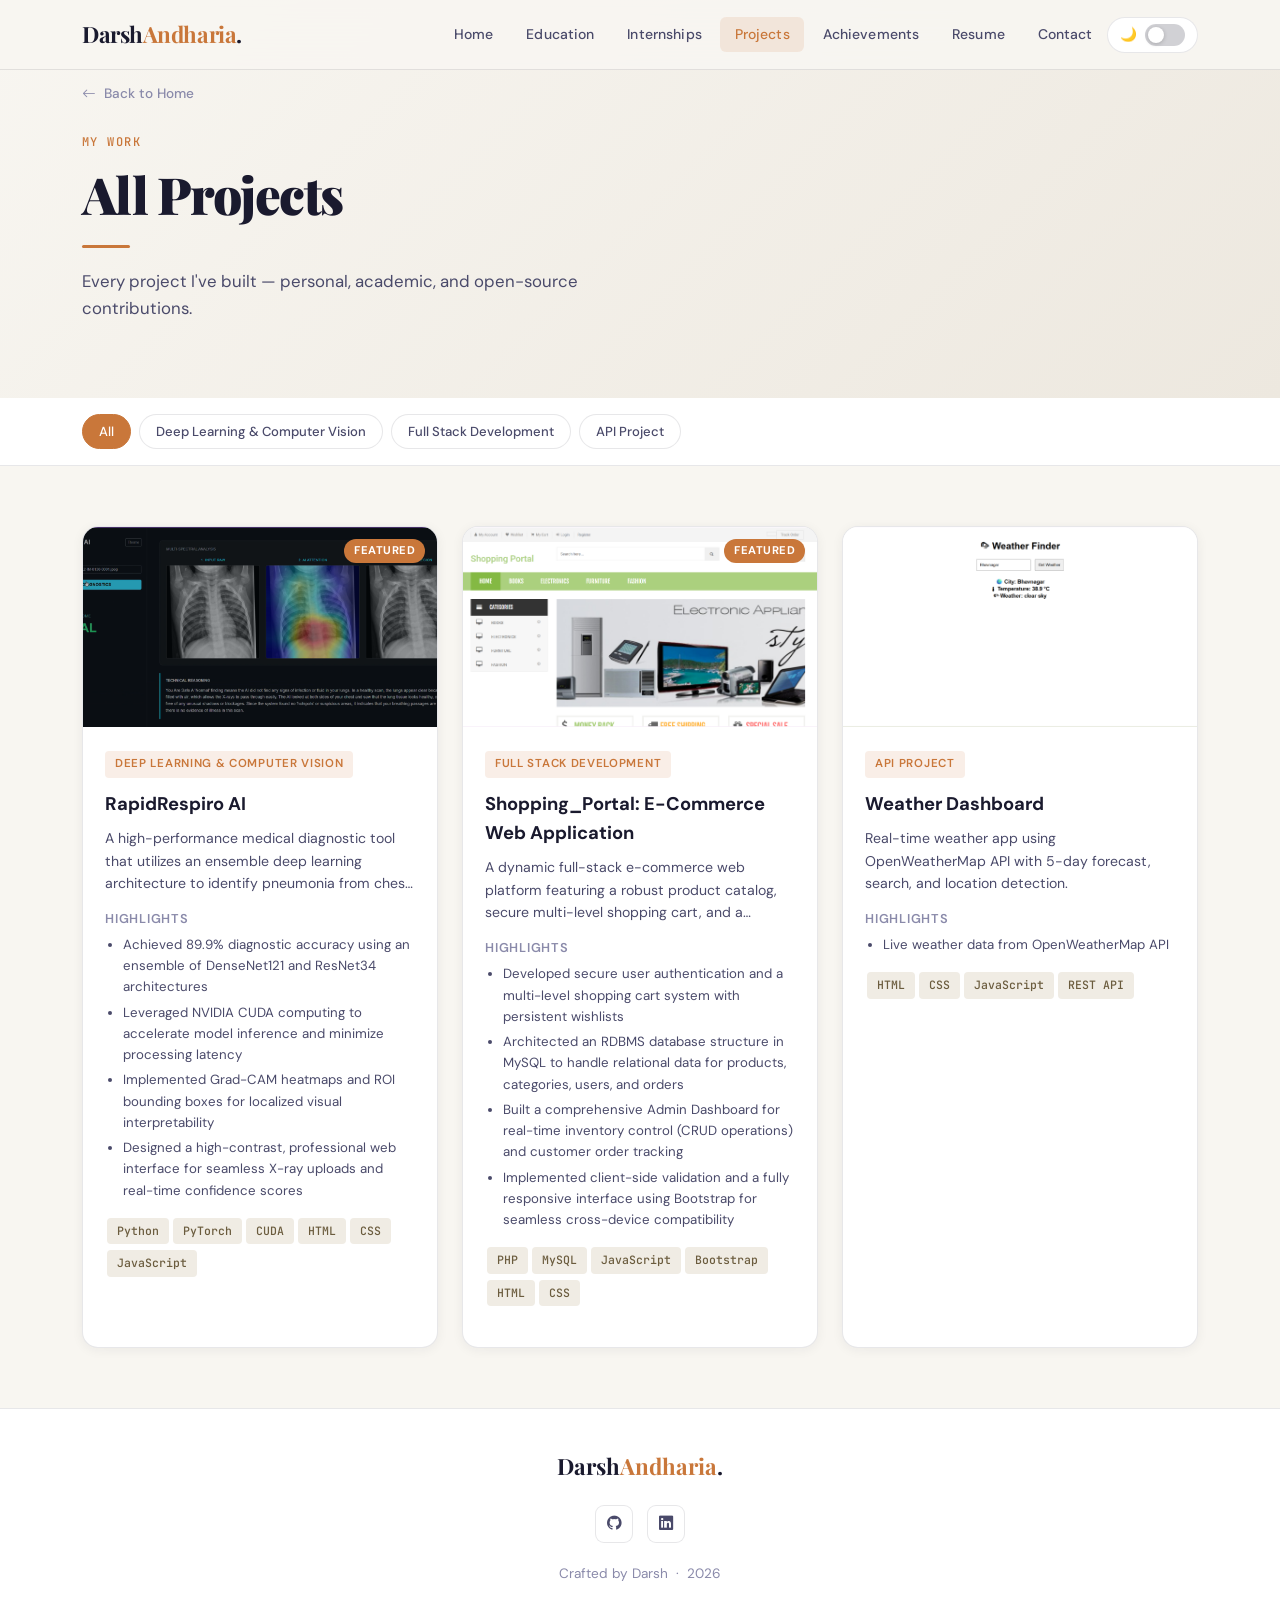
<file: pages/projects.html>
<!DOCTYPE html>
<html lang="en" data-theme="light">
<head>
  <meta charset="UTF-8" />
  <meta name="viewport" content="width=device-width, initial-scale=1.0" />
  <title>Projects | Darsh</title>
  <link rel="stylesheet" href="https://cdn.jsdelivr.net/npm/bootstrap@5.3.3/dist/css/bootstrap.min.css" />
  <link rel="stylesheet" href="https://cdn.jsdelivr.net/npm/bootstrap-icons@1.11.3/font/bootstrap-icons.min.css" />
  <link rel="stylesheet" href="../css/style.css" />
  
</head>
<body>

<nav class="navbar navbar-expand-lg">
  <div class="container">
    <a class="navbar-brand" href="../index.html" id="nav-brand">Your<span>Name</span>.</a>
    <div class="d-flex align-items-center gap-3 order-lg-last">
      <div class="theme-toggle" id="themeToggle"><span class="toggle-icon" id="toggleIcon">🌙</span><div class="toggle-switch"></div></div>
      <button class="navbar-toggler" type="button" data-bs-toggle="collapse" data-bs-target="#navbarNav"><span class="navbar-toggler-icon"></span></button>
    </div>
    <div class="collapse navbar-collapse" id="navbarNav">
      <ul class="navbar-nav ms-auto gap-1 py-2 py-lg-0">
        <li class="nav-item"><a class="nav-link" href="../index.html#hero">Home</a></li>
        <li class="nav-item"><a class="nav-link" href="../index.html#education">Education</a></li>
        <li class="nav-item"><a class="nav-link" href="../index.html#internships">Internships</a></li>
        <li class="nav-item"><a class="nav-link active-section" href="../index.html#projects">Projects</a></li>
        <li class="nav-item"><a class="nav-link" href="../index.html#achievements">Achievements</a></li>
        <li class="nav-item"><a class="nav-link" href="../index.html#resume">Resume</a></li>
        <li class="nav-item"><a class="nav-link" href="../index.html#contact">Contact</a></li>
      </ul>
    </div>
  </div>
</nav>

<div class="detail-hero page-offset">
  <div class="container">
    <a href="../index.html#projects" class="back-link"><i class="bi bi-arrow-left"></i> Back to Home</a>
    <span class="section-label">My Work</span>
    <h1 class="detail-title">All Projects</h1>
    <div class="section-divider"></div>
    <p class="section-subtitle" style="max-width:560px;">Every project I've built — personal, academic, and open-source contributions.</p>
  </div>
</div>

<!-- Filter Tabs -->
<div style="background:var(--bg-secondary);border-bottom:1px solid var(--border);padding:16px 0;position:sticky;top:70px;z-index:100;">
  <div class="container">
    <div class="d-flex gap-2 flex-wrap" id="filter-tabs">
      <button class="filter-btn active-filter" onclick="filterProjects('all', this)">All</button>
    </div>
  </div>
</div>

<div class="detail-content">
  <div class="container">
    <div class="row g-4" id="projects-detail-grid"></div>
  </div>
</div>

<footer>
  <div class="container">
    <div class="footer-brand" id="footer-brand">Darsh<span>Andharia</span>.</div>
    <div class="footer-social" id="footer-social"></div>
    <p class="footer-text">Crafted by Darsh &nbsp;·&nbsp; <span id="current-year"></span></p>
  </div>
</footer>

<style>
.filter-btn{background:var(--bg-card);border:1px solid var(--border);color:var(--text-secondary);padding:6px 16px;border-radius:20px;font-size:0.82rem;font-weight:500;cursor:pointer;transition:all 0.2s ease;}
.filter-btn:hover,.filter-btn.active-filter{background:var(--accent);color:#fff;border-color:var(--accent);}
</style>

<script src="https://cdn.jsdelivr.net/npm/bootstrap@5.3.3/dist/js/bootstrap.bundle.min.js"></script>
<script src="../js/data.js"></script>
<script src="../js/main.js"></script>
<script>
let allProjects = [];

document.addEventListener('DOMContentLoaded', () => {
  const D = PORTFOLIO_DATA;
  allProjects = D.projects;
  document.getElementById('nav-brand').innerHTML = `${D.personal.firstName}<span>${D.personal.lastName}</span>.`;

  // Build filter tabs
  const categories = [...new Set(D.projects.map(p=>p.category))];
  const tabs = document.getElementById('filter-tabs');
  categories.forEach(cat => {
    tabs.innerHTML += `<button class="filter-btn" onclick="filterProjects('${cat}', this)">${cat}</button>`;
  });

  renderProjects(D.projects);

  const socialHtml = `
    <a href="${D.personal.github}" target="_blank" class="social-btn"><i class="bi bi-github"></i></a>
    <a href="${D.personal.linkedin}" target="_blank" class="social-btn"><i class="bi bi-linkedin"></i></a>`;
  document.getElementById('footer-social').innerHTML = socialHtml;
  document.getElementById('footer-brand').innerHTML = `${D.personal.firstName}<span>${D.personal.lastName}</span>.`;
});

function filterProjects(cat, btn) {
  document.querySelectorAll('.filter-btn').forEach(b=>b.classList.remove('active-filter'));
  btn.classList.add('active-filter');
  const filtered = cat === 'all' ? allProjects : allProjects.filter(p=>p.category===cat);
  renderProjects(filtered);
}

function renderProjects(projects) {
  const grid = document.getElementById('projects-detail-grid');
  grid.innerHTML = '';
  projects.forEach(proj => {
    grid.innerHTML += `
      <div class="col-md-6 col-lg-4 reveal" id="${proj.id}">
        <div class="portfolio-card">
          <div class="card-img-wrapper">
            ${proj.image
              ? `<img src="../${proj.image}" alt="${proj.title}" />`
              : `<div class="card-img-placeholder"><i class="bi bi-code-slash"></i><span>${proj.category}</span></div>`}
            ${proj.featured ? `<div style="position:absolute;top:12px;right:12px;background:var(--accent);color:#fff;font-size:0.7rem;font-weight:700;padding:3px 10px;border-radius:20px;letter-spacing:0.04em;">FEATURED</div>` : ''}
          </div>
          <div class="card-body-custom">
            <span class="card-tag">${proj.category}</span>
            <div class="card-title-custom">${proj.title}</div>
            <p class="card-text-custom">${proj.description}</p>
            <h6 style="font-size:0.8rem;font-weight:600;color:var(--text-muted);text-transform:uppercase;letter-spacing:0.06em;margin-bottom:8px;">Highlights</h6>
            <ul style="padding-left:18px;color:var(--text-secondary);margin-bottom:14px;">
              ${proj.highlights.map(h=>`<li style="font-size:0.83rem;margin-bottom:4px;">${h}</li>`).join('')}
            </ul>
            <div class="mb-3">${proj.tech.map(t=>`<span class="tech-tag">${t}</span>`).join('')}</div>
            <div class="d-flex gap-3 flex-wrap">
              ${proj.github ? `<a href="${proj.github}" target="_blank" class="btn-card"><i class="bi bi-github"></i> GitHub</a>` : ''}
              ${proj.live ? `<a href="${proj.live}" target="_blank" class="btn-card"><i class="bi bi-box-arrow-up-right"></i> Live Demo</a>` : ''}
            </div>
          </div>
        </div>
      </div>`;
  });
  // Re-observe for reveal
  document.querySelectorAll('.reveal:not(.visible)').forEach(el => {
    el.style.opacity='1'; el.style.transform='none';
  });
}
</script>
</body>
</html>
</file>
<file: css/style.css>
/* ===== GOOGLE FONTS ===== */
@import url('https://fonts.googleapis.com/css2?family=Playfair+Display:wght@400;600;700;900&family=DM+Sans:wght@300;400;500;600&family=JetBrains+Mono:wght@400;500&display=swap');

/* ===== CSS VARIABLES - LIGHT THEME ===== */
:root {
  --bg-primary: #f8f6f1;
  --bg-secondary: #ffffff;
  --bg-card: #ffffff;
  --bg-navbar: rgba(248, 246, 241, 0.92);
  --text-primary: #1a1a2e;
  --text-secondary: #4a4a6a;
  --text-muted: #8a8aaa;
  --accent: #c9773a;
  --accent-hover: #b5622a;
  --accent-light: rgba(201, 119, 58, 0.12);
  --border: rgba(26, 26, 46, 0.1);
  --border-strong: rgba(26, 26, 46, 0.2);
  --shadow-sm: 0 2px 12px rgba(26, 26, 46, 0.06);
  --shadow-md: 0 8px 32px rgba(26, 26, 46, 0.1);
  --shadow-lg: 0 20px 60px rgba(26, 26, 46, 0.14);
  --gradient-hero: linear-gradient(135deg, #f8f6f1 0%, #ede8df 100%);
  --tag-bg: #f0ece4;
  --tag-text: #6b5c3e;
  --section-alt: #f2ede5;
  --timeline-line: #ddd5c8;
  --navbar-height: 70px;
}

/* ===== DARK THEME ===== */
[data-theme="dark"] {
  --bg-primary: #0f0f1a;
  --bg-secondary: #16162a;
  --bg-card: #1c1c32;
  --bg-navbar: rgba(15, 15, 26, 0.94);
  --text-primary: #e8e6f0;
  --text-secondary: #9d9bb8;
  --text-muted: #5a5878;
  --accent: #e8975a;
  --accent-hover: #f0a86b;
  --accent-light: rgba(232, 151, 90, 0.12);
  --border: rgba(232, 230, 240, 0.08);
  --border-strong: rgba(232, 230, 240, 0.15);
  --shadow-sm: 0 2px 12px rgba(0, 0, 0, 0.3);
  --shadow-md: 0 8px 32px rgba(0, 0, 0, 0.4);
  --shadow-lg: 0 20px 60px rgba(0, 0, 0, 0.5);
  --gradient-hero: linear-gradient(135deg, #0f0f1a 0%, #1a1a30 100%);
  --tag-bg: #252540;
  --tag-text: #9d9bb8;
  --section-alt: #13131f;
  --timeline-line: #252540;
}

/* ===== RESET & BASE ===== */
*, *::before, *::after { box-sizing: border-box; margin: 0; padding: 0; }

html { scroll-behavior: smooth; font-size: 16px; }

body {
  font-family: 'DM Sans', sans-serif;
  background-color: var(--bg-primary);
  color: var(--text-primary);
  transition: background-color 0.35s ease, color 0.35s ease;
  line-height: 1.6;
  overflow-x: hidden;
}

/* ===== TYPOGRAPHY ===== */
h1, h2, h3, h4 { font-family: 'Playfair Display', serif; line-height: 1.2; }
p { color: var(--text-secondary); }
a { text-decoration: none; transition: all 0.25s ease; }
code, .mono { font-family: 'JetBrains Mono', monospace; }

/* ===== SCROLLBAR ===== */
::-webkit-scrollbar { width: 6px; }
::-webkit-scrollbar-track { background: var(--bg-primary); }
::-webkit-scrollbar-thumb { background: var(--accent); border-radius: 3px; }

/* ===== NAVBAR ===== */
.navbar {
  position: fixed;
  top: 0;
  left: 0;
  right: 0;
  height: var(--navbar-height);
  background: var(--bg-navbar);
  backdrop-filter: blur(16px);
  -webkit-backdrop-filter: blur(16px);
  border-bottom: 1px solid var(--border);
  z-index: 1000;
  transition: all 0.35s ease;
}

.navbar-brand {
  font-family: 'Playfair Display', serif;
  font-size: 1.4rem;
  font-weight: 700;
  color: var(--text-primary) !important;
  letter-spacing: -0.02em;
}

.navbar-brand span { color: var(--accent); }

.nav-link {
  font-family: 'DM Sans', sans-serif;
  font-size: 0.875rem;
  font-weight: 500;
  color: var(--text-secondary) !important;
  padding: 0.4rem 0.9rem !important;
  border-radius: 6px;
  letter-spacing: 0.01em;
  position: relative;
}

.nav-link:hover, .nav-link.active {
  color: var(--accent) !important;
  background: var(--accent-light);
}

.navbar-toggler { border: 1px solid var(--border) !important; }
.navbar-toggler-icon { filter: none; }
[data-theme="dark"] .navbar-toggler-icon { filter: invert(1); }

/* ===== THEME TOGGLE ===== */
.theme-toggle {
  display: flex;
  align-items: center;
  gap: 8px;
  cursor: pointer;
  padding: 6px 12px;
  border-radius: 50px;
  border: 1px solid var(--border);
  background: var(--bg-card);
  transition: all 0.25s ease;
}

.theme-toggle:hover { border-color: var(--accent); }

.toggle-switch {
  width: 40px;
  height: 22px;
  background: var(--border-strong);
  border-radius: 11px;
  position: relative;
  transition: background 0.3s ease;
}

.toggle-switch::after {
  content: '';
  position: absolute;
  width: 16px;
  height: 16px;
  border-radius: 50%;
  background: #fff;
  top: 3px;
  left: 3px;
  transition: transform 0.3s ease;
  box-shadow: 0 1px 4px rgba(0,0,0,0.2);
}

[data-theme="dark"] .toggle-switch { background: var(--accent); }
[data-theme="dark"] .toggle-switch::after { transform: translateX(18px); }

.toggle-icon { font-size: 0.85rem; }

/* ===== PAGE OFFSET ===== */
.page-offset { padding-top: var(--navbar-height); }

/* ===== SECTION STYLES ===== */
.section { padding: 90px 0; }
.section-alt { background: var(--section-alt); }

.section-label {
  font-family: 'JetBrains Mono', monospace;
  font-size: 0.75rem;
  font-weight: 500;
  letter-spacing: 0.12em;
  text-transform: uppercase;
  color: var(--accent);
  margin-bottom: 12px;
  display: block;
}

.section-title {
  font-size: clamp(2rem, 4vw, 3rem);
  font-weight: 700;
  color: var(--text-primary);
  margin-bottom: 16px;
  letter-spacing: -0.02em;
}

.section-subtitle {
  font-size: 1.05rem;
  color: var(--text-secondary);
  max-width: 560px;
}

.section-divider {
  width: 48px;
  height: 3px;
  background: var(--accent);
  border-radius: 2px;
  margin: 20px 0;
}

/* ===== HERO SECTION ===== */
#hero {
  min-height: 100vh;
  display: flex;
  align-items: center;
  background: var(--gradient-hero);
  position: relative;
  overflow: hidden;
}

#hero::before {
  content: '';
  position: absolute;
  width: 600px;
  height: 600px;
  border-radius: 50%;
  background: radial-gradient(circle, var(--accent-light) 0%, transparent 70%);
  top: -100px;
  right: -100px;
  pointer-events: none;
}

#hero::after {
  content: '';
  position: absolute;
  width: 400px;
  height: 400px;
  border-radius: 50%;
  background: radial-gradient(circle, var(--accent-light) 0%, transparent 70%);
  bottom: -80px;
  left: -80px;
  pointer-events: none;
}

.hero-greeting {
  font-family: 'JetBrains Mono', monospace;
  font-size: 0.9rem;
  color: var(--accent);
  letter-spacing: 0.08em;
  margin-bottom: 16px;
}

.hero-name {
  font-size: clamp(2.8rem, 6vw, 5rem);
  font-weight: 900;
  letter-spacing: -0.03em;
  line-height: 1.05;
  color: var(--text-primary);
  margin-bottom: 20px;
}

.hero-name span { color: var(--accent); }

.hero-tagline {
  font-size: 1.2rem;
  color: var(--text-secondary);
  font-weight: 300;
  margin-bottom: 36px;
  max-width: 480px;
}

.hero-cta-group { display: flex; flex-wrap: wrap; gap: 14px; margin-bottom: 50px; }

.btn-primary-custom {
  background: var(--accent);
  color: #fff !important;
  border: 2px solid var(--accent);
  padding: 12px 28px;
  border-radius: 8px;
  font-weight: 600;
  font-size: 0.9rem;
  letter-spacing: 0.02em;
  transition: all 0.25s ease;
  display: inline-flex;
  align-items: center;
  gap: 8px;
}

.btn-primary-custom:hover {
  background: var(--accent-hover);
  border-color: var(--accent-hover);
  transform: translateY(-2px);
  box-shadow: 0 8px 24px rgba(201, 119, 58, 0.3);
}

.btn-outline-custom {
  background: transparent;
  color: var(--text-primary) !important;
  border: 2px solid var(--border-strong);
  padding: 12px 28px;
  border-radius: 8px;
  font-weight: 600;
  font-size: 0.9rem;
  transition: all 0.25s ease;
  display: inline-flex;
  align-items: center;
  gap: 8px;
}

.btn-outline-custom:hover {
  border-color: var(--accent);
  color: var(--accent) !important;
  transform: translateY(-2px);
}

.hero-stats {
  display: flex;
  gap: 40px;
  flex-wrap: wrap;
}

.hero-stat-number {
  font-family: 'Playfair Display', serif;
  font-size: 2rem;
  font-weight: 700;
  color: var(--accent);
  line-height: 1;
}

.hero-stat-label {
  font-size: 0.8rem;
  color: var(--text-muted);
  margin-top: 4px;
  text-transform: uppercase;
  letter-spacing: 0.06em;
}

/* ===== PROFILE IMAGE ===== */
.hero-image-wrapper {
  position: relative;
  display: flex;
  justify-content: center;
}

.hero-image-frame {
  width: 340px;
  height: 400px;
  border-radius: 24px;
  overflow: hidden;
  border: 3px solid var(--border);
  box-shadow: var(--shadow-lg);
  position: relative;
}

.hero-image-frame img {
  width: 100%;
  height: 100%;
  object-fit: cover;
}

.hero-image-placeholder {
  width: 100%;
  height: 100%;
  background: var(--section-alt);
  display: flex;
  flex-direction: column;
  align-items: center;
  justify-content: center;
  color: var(--text-muted);
}

.hero-image-placeholder i { font-size: 4rem; margin-bottom: 12px; }

.hero-image-badge {
  position: absolute;
  bottom: -16px;
  left: 50%;
  transform: translateX(-50%);
  background: var(--bg-card);
  border: 1px solid var(--border);
  border-radius: 50px;
  padding: 8px 20px;
  font-size: 0.82rem;
  font-weight: 600;
  color: var(--text-primary);
  white-space: nowrap;
  box-shadow: var(--shadow-md);
}

.hero-image-badge span { color: var(--accent); }

.hero-contact-pills {
  position: absolute;
  top: 20px;
  right: -30px;
  display: flex;
  flex-direction: column;
  gap: 10px;
}

.contact-pill {
  background: var(--bg-card);
  border: 1px solid var(--border);
  border-radius: 50px;
  padding: 8px 14px;
  font-size: 0.78rem;
  font-weight: 500;
  color: var(--text-secondary);
  display: flex;
  align-items: center;
  gap: 7px;
  box-shadow: var(--shadow-sm);
  white-space: nowrap;
}

.contact-pill i { color: var(--accent); font-size: 0.85rem; }

/* ===== CARDS ===== */
.portfolio-card {
  background: var(--bg-card);
  border: 1px solid var(--border);
  border-radius: 16px;
  overflow: hidden;
  transition: all 0.3s ease;
  height: 100%;
  box-shadow: var(--shadow-sm);
}

.portfolio-card:hover {
  transform: translateY(-6px);
  box-shadow: var(--shadow-lg);
  border-color: var(--accent);
}

.card-img-wrapper {
  height: 200px;
  overflow: hidden;
  background: var(--section-alt);
  position: relative;
}

.card-img-wrapper img {
  width: 100%;
  height: 100%;
  object-fit: cover;
  transition: transform 0.4s ease;
}

.portfolio-card:hover .card-img-wrapper img { transform: scale(1.06); }

.card-img-placeholder {
  width: 100%;
  height: 100%;
  display: flex;
  flex-direction: column;
  align-items: center;
  justify-content: center;
  color: var(--text-muted);
}

.card-img-placeholder i { font-size: 2.5rem; margin-bottom: 8px; }

.card-body-custom { padding: 22px; }

.card-tag {
  display: inline-block;
  background: var(--accent-light);
  color: var(--accent);
  font-size: 0.72rem;
  font-weight: 600;
  letter-spacing: 0.06em;
  text-transform: uppercase;
  padding: 4px 10px;
  border-radius: 4px;
  margin-bottom: 12px;
}

.card-title-custom {
  font-size: 1.15rem;
  font-weight: 700;
  color: var(--text-primary);
  margin-bottom: 8px;
}

.card-text-custom {
  font-size: 0.88rem;
  color: var(--text-secondary);
  line-height: 1.6;
  margin-bottom: 16px;
  display: -webkit-box;
  -webkit-line-clamp: 3;
  -webkit-box-orient: vertical;
  overflow: hidden;
}

.card-meta {
  font-size: 0.78rem;
  color: var(--text-muted);
  display: flex;
  align-items: center;
  gap: 5px;
  margin-bottom: 16px;
}

.card-meta i { color: var(--accent); }

.btn-card {
  font-size: 0.82rem;
  font-weight: 600;
  color: var(--accent);
  display: inline-flex;
  align-items: center;
  gap: 6px;
  padding: 8px 0;
  border-bottom: 1.5px solid transparent;
  transition: all 0.2s ease;
}

.btn-card:hover {
  color: var(--accent-hover);
  border-bottom-color: var(--accent);
  gap: 10px;
}

/* ===== TECH TAGS ===== */
.tech-tag {
  display: inline-block;
  background: var(--tag-bg);
  color: var(--tag-text);
  font-size: 0.72rem;
  font-weight: 500;
  padding: 4px 10px;
  border-radius: 4px;
  margin: 3px 2px;
  font-family: 'JetBrains Mono', monospace;
}

/* ===== TIMELINE (Education) ===== */
.timeline { position: relative; padding-left: 30px; }

.timeline::before {
  content: '';
  position: absolute;
  left: 8px;
  top: 0;
  bottom: 0;
  width: 2px;
  background: var(--timeline-line);
  border-radius: 2px;
}

.timeline-item {
  position: relative;
  margin-bottom: 40px;
  background: var(--bg-card);
  border: 1px solid var(--border);
  border-radius: 14px;
  padding: 24px;
  box-shadow: var(--shadow-sm);
  transition: all 0.3s ease;
}

.timeline-item:hover {
  border-color: var(--accent);
  box-shadow: var(--shadow-md);
  transform: translateX(4px);
}

.timeline-dot {
  position: absolute;
  left: -34px;
  top: 24px;
  width: 18px;
  height: 18px;
  border-radius: 50%;
  background: var(--accent);
  border: 3px solid var(--bg-primary);
  box-shadow: 0 0 0 2px var(--accent);
}

.timeline-year {
  font-family: 'JetBrains Mono', monospace;
  font-size: 0.75rem;
  color: var(--accent);
  font-weight: 500;
  letter-spacing: 0.05em;
  margin-bottom: 6px;
}

.timeline-degree {
  font-size: 1.1rem;
  font-weight: 700;
  color: var(--text-primary);
  margin-bottom: 4px;
}

.timeline-school {
  font-size: 0.9rem;
  color: var(--text-secondary);
  margin-bottom: 10px;
}

.timeline-grade {
  display: inline-flex;
  align-items: center;
  gap: 6px;
  background: var(--accent-light);
  color: var(--accent);
  font-size: 0.8rem;
  font-weight: 600;
  padding: 4px 12px;
  border-radius: 20px;
}

/* ===== ACHIEVEMENTS ===== */
.achievement-card {
  background: var(--bg-card);
  border: 1px solid var(--border);
  border-radius: 16px;
  padding: 28px;
  text-align: center;
  transition: all 0.3s ease;
  box-shadow: var(--shadow-sm);
  height: 100%;
}

.achievement-card:hover {
  transform: translateY(-5px);
  box-shadow: var(--shadow-lg);
  border-color: var(--accent);
}

.achievement-icon {
  width: 64px;
  height: 64px;
  background: var(--accent-light);
  border-radius: 16px;
  display: flex;
  align-items: center;
  justify-content: center;
  margin: 0 auto 18px;
  font-size: 1.6rem;
  color: var(--accent);
}

.achievement-img-wrapper {
  width: 100%;
  height: 160px;
  border-radius: 10px;
  overflow: hidden;
  margin-bottom: 16px;
  background: var(--section-alt);
}

.achievement-img-wrapper img {
  width: 100%;
  height: 100%;
  object-fit: cover;
}

/* ===== RESUME SECTION ===== */
.resume-card {
  background: var(--bg-card);
  border: 1px solid var(--border);
  border-radius: 20px;
  padding: 48px;
  text-align: center;
  box-shadow: var(--shadow-md);
}

.resume-icon {
  width: 80px;
  height: 80px;
  background: var(--accent-light);
  border-radius: 20px;
  display: flex;
  align-items: center;
  justify-content: center;
  margin: 0 auto 24px;
  font-size: 2rem;
  color: var(--accent);
}

/* ===== CONTACT SECTION ===== */
.contact-item {
  display: flex;
  align-items: center;
  gap: 16px;
  padding: 18px 22px;
  background: var(--bg-card);
  border: 1px solid var(--border);
  border-radius: 12px;
  margin-bottom: 14px;
  transition: all 0.25s ease;
  text-decoration: none;
}

.contact-item:hover {
  border-color: var(--accent);
  transform: translateX(4px);
  box-shadow: var(--shadow-sm);
}

.contact-icon {
  width: 44px;
  height: 44px;
  background: var(--accent-light);
  border-radius: 10px;
  display: flex;
  align-items: center;
  justify-content: center;
  color: var(--accent);
  font-size: 1.1rem;
  flex-shrink: 0;
}

.contact-label {
  font-size: 0.75rem;
  color: var(--text-muted);
  text-transform: uppercase;
  letter-spacing: 0.06em;
  margin-bottom: 2px;
}

.contact-value {
  font-size: 0.95rem;
  font-weight: 600;
  color: var(--text-primary);
}

/* ===== VIEW ALL BUTTON ===== */
.view-all-wrapper { text-align: center; margin-top: 48px; }

.btn-view-all {
  display: inline-flex;
  align-items: center;
  gap: 8px;
  padding: 14px 32px;
  border-radius: 8px;
  font-weight: 600;
  font-size: 0.9rem;
  border: 2px solid var(--accent);
  color: var(--accent);
  background: transparent;
  transition: all 0.25s ease;
  text-decoration: none;
}

.btn-view-all:hover {
  background: var(--accent);
  color: #fff;
  transform: translateY(-2px);
  box-shadow: 0 8px 24px rgba(201, 119, 58, 0.25);
}

/* ===== FOOTER ===== */
footer {
  background: var(--bg-secondary);
  border-top: 1px solid var(--border);
  padding: 40px 0;
  text-align: center;
}

.footer-brand {
  font-family: 'Playfair Display', serif;
  font-size: 1.4rem;
  font-weight: 700;
  color: var(--text-primary);
  margin-bottom: 8px;
}

.footer-brand span { color: var(--accent); }

.footer-text { font-size: 0.85rem; color: var(--text-muted); }

.footer-social { display: flex; justify-content: center; gap: 14px; margin: 20px 0; }

.social-btn {
  width: 38px;
  height: 38px;
  border-radius: 9px;
  border: 1px solid var(--border);
  display: flex;
  align-items: center;
  justify-content: center;
  color: var(--text-secondary);
  font-size: 0.9rem;
  transition: all 0.25s ease;
  background: var(--bg-card);
}

.social-btn:hover {
  color: var(--accent);
  border-color: var(--accent);
  transform: translateY(-2px);
}

/* ===== DETAIL PAGE LAYOUTS ===== */
.detail-hero {
  background: var(--gradient-hero);
  padding: 80px 0 60px;
  margin-bottom: 0;
}

.detail-hero .back-link {
  display: inline-flex;
  align-items: center;
  gap: 8px;
  color: var(--text-muted);
  font-size: 0.85rem;
  font-weight: 500;
  margin-bottom: 28px;
  transition: all 0.2s ease;
}

.detail-hero .back-link:hover { color: var(--accent); gap: 12px; }

.detail-title {
  font-size: clamp(2rem, 4vw, 3.2rem);
  font-weight: 900;
  letter-spacing: -0.03em;
  color: var(--text-primary);
}

.detail-badge {
  display: inline-block;
  background: var(--accent-light);
  color: var(--accent);
  font-size: 0.78rem;
  font-weight: 600;
  letter-spacing: 0.06em;
  text-transform: uppercase;
  padding: 5px 14px;
  border-radius: 5px;
  margin-bottom: 14px;
}

.detail-content { padding: 60px 0; }

.detail-image-main {
  border-radius: 16px;
  overflow: hidden;
  border: 1px solid var(--border);
  box-shadow: var(--shadow-lg);
  margin-bottom: 36px;
  max-height: 480px;
}

.detail-image-main img {
  width: 100%;
  height: 100%;
  object-fit: cover;
}

.detail-image-placeholder {
  height: 300px;
  background: var(--section-alt);
  display: flex;
  flex-direction: column;
  align-items: center;
  justify-content: center;
  color: var(--text-muted);
}

.detail-image-placeholder i { font-size: 3.5rem; margin-bottom: 14px; }

.info-box {
  background: var(--bg-card);
  border: 1px solid var(--border);
  border-radius: 14px;
  padding: 24px;
  margin-bottom: 20px;
}

.info-box-label {
  font-size: 0.72rem;
  font-weight: 600;
  text-transform: uppercase;
  letter-spacing: 0.08em;
  color: var(--text-muted);
  margin-bottom: 6px;
}

.info-box-value { font-size: 1rem; font-weight: 600; color: var(--text-primary); }

/* ===== RESPONSIVE BREAKPOINTS ===== */
@media (max-width: 991px) {
  .hero-contact-pills { display: none; }
  .hero-image-frame { width: 280px; height: 340px; }
  .resume-card { padding: 32px 24px; }

  /* CRITICAL MOBILE NAV OVERLAP FIX */
  .navbar-collapse {
    background: var(--bg-secondary);
    border-radius: 12px;
    margin-top: 10px;
    padding: 15px;
    box-shadow: var(--shadow-lg);
    border: 1px solid var(--border);
    position: relative;
    z-index: 1100;
  }
  #hero.page-offset {
    padding-top: calc(var(--navbar-height) + 20px) !important;
  }
}

@media (max-width: 767px) {
  .section { padding: 60px 0; }
  #hero { padding: 100px 0 60px; }
  .hero-image-frame { width: 220px; height: 260px; margin: 40px auto 30px; }
  .hero-stats { gap: 24px; }
  .hero-cta-group { gap: 10px; }
  .timeline { padding-left: 20px; }
  .timeline-dot { left: -24px; }
}

/* ===== ANIMATIONS ===== */
@keyframes fadeInUp {
  from { opacity: 0; transform: translateY(28px); }
  to   { opacity: 1; transform: translateY(0); }
}

.animate-fade-in { animation: fadeInUp 0.6s ease forwards; }
.delay-1 { animation-delay: 0.1s; }
.delay-2 { animation-delay: 0.2s; }
.delay-3 { animation-delay: 0.3s; }
.delay-4 { animation-delay: 0.4s; }

/* ===== SCROLL REVEAL ===== */
.reveal { opacity: 0; transform: translateY(24px); transition: opacity 0.6s ease, transform 0.6s ease; }
.reveal.visible { opacity: 1; transform: translateY(0); }

.nav-link.active-section { color: var(--accent) !important; background: var(--accent-light); }
</file>
